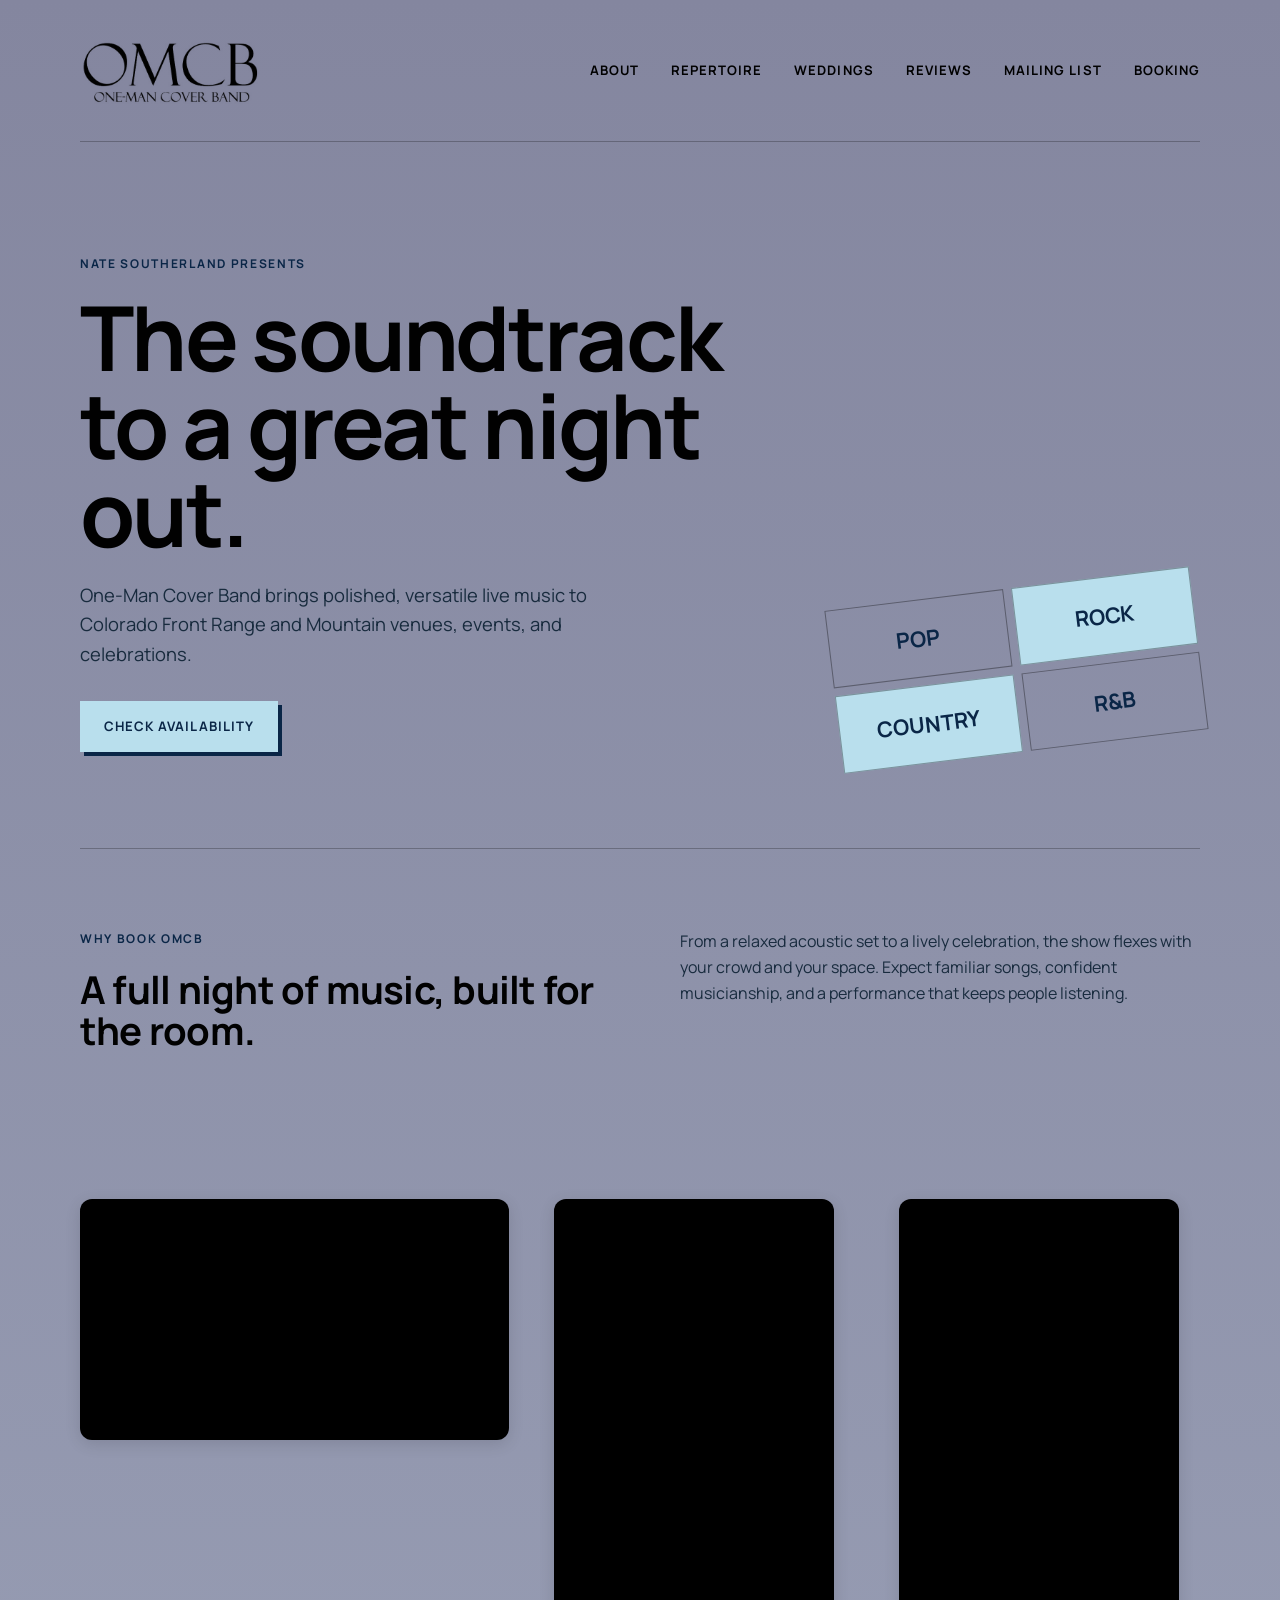
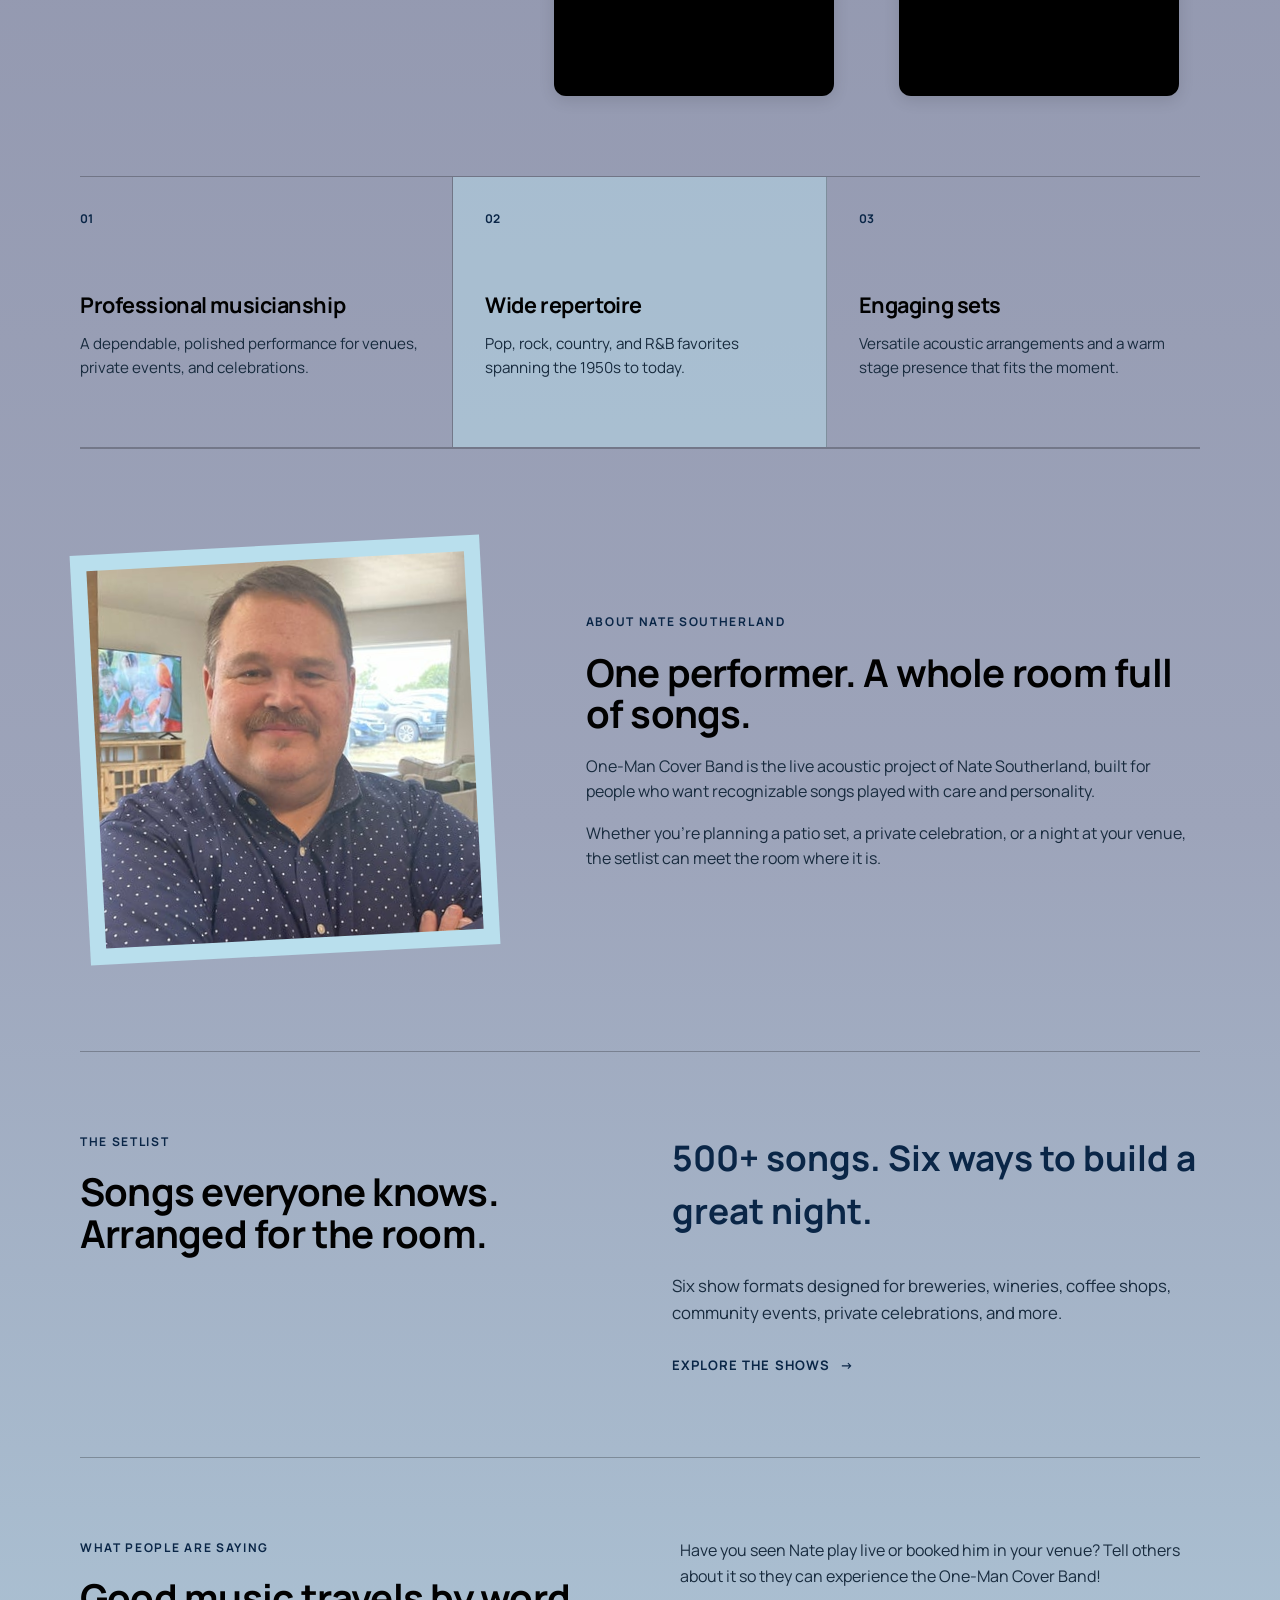
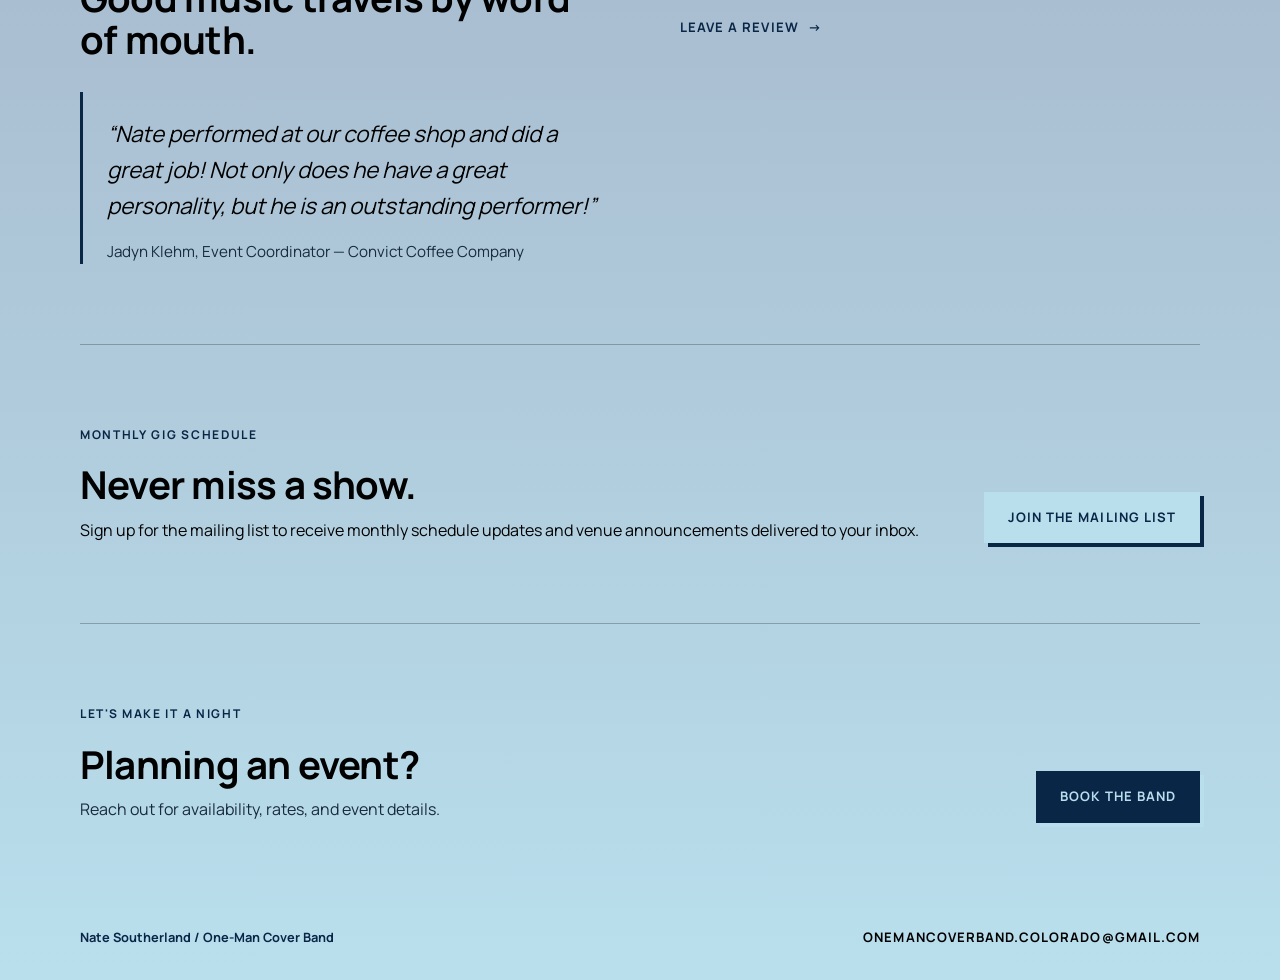
<file: index.html>
<!doctype html>
<html lang="en">
  <head>
    <meta charset="UTF-8" />
    <meta name="viewport" content="width=device-width, initial-scale=1.0" />
    <title>One-Man Cover Band by Nate Southerland | Live Acoustic Entertainment</title>
    <meta
      name="description"
      content="Live acoustic entertainment for Colorado Front Range and Mountain venues, events, and celebrations. Pop, Rock, Country & R&B favorites from the 1950s to today."
    />
    <link rel="stylesheet" href="styles.css" />
  </head>
  <body>
    <header class="site-header">
      <a class="brand" href="#top" aria-label="One-Man Cover Band home">
        <img src="images/27ff8b9e-2ac5-4653-9637-db27f8d497c1_OMCB-Logo---Black-on-White.jpeg" alt="OMCB One-Man Cover Band" />
      </a>
      <nav class="site-nav" aria-label="Main navigation">
        <a href="#about">About</a>
        <a href="repertoire.html">Repertoire</a>
        <a href="weddings.html">Weddings</a>
        <a href="#reviews">Reviews</a>
        <a href="#newsletter">Mailing List</a>
        <a href="#booking">Booking</a>
      </nav>
    </header>

    <main id="top">
      <section class="hero page-width" aria-labelledby="business-name">
        <div class="hero-copy">
          <span class="eyebrow">Nate Southerland presents</span>
          <h1 id="business-name">The soundtrack to a great night out.</h1>
          <p class="hero-lead">
            One-Man Cover Band brings polished, versatile live music to Colorado Front Range and Mountain venues, events, and celebrations.
          </p>
          <a class="button" href="#booking">Check availability</a>
        </div>
        <div class="hero-mark" aria-hidden="true">
          <span>Pop</span>
          <span>Rock</span>
          <span>Country</span>
          <span>R&amp;B</span>
        </div>
      </section>

      <section class="intro page-width" aria-labelledby="why-book">
        <div class="section-heading">
          <span class="eyebrow">Why book OMCB</span>
          <h2 id="why-book">A full night of music, built for the room.</h2>
        </div>
        <div class="intro-text">
          <p>From a relaxed acoustic set to a lively celebration, the show flexes with your crowd and your space. Expect familiar songs, confident musicianship, and a performance that keeps people listening.</p>
        </div>
        <div class="video-grid">
          <div class="video-wrapper aspect-16-9">
            <iframe
              src="https://www.youtube.com/embed/pUHqDldFLWQ"
              title="One-Man Cover Band Live Performance"
              allow="accelerometer; autoplay; clipboard-write; encrypted-media; gyroscope; picture-in-picture; web-share"
              allowfullscreen>
            </iframe>
          </div>
          <div class="video-wrapper aspect-9-16">
            <iframe
              src="https://www.youtube.com/embed/YSohmT1W28w"
              title="One-Man Cover Band Performance Highlight"
              allow="accelerometer; autoplay; clipboard-write; encrypted-media; gyroscope; picture-in-picture; web-share"
              allowfullscreen>
            </iframe>
          </div>
          <div class="video-wrapper aspect-9-16">
            <iframe
              src="https://www.youtube.com/embed/YYf2eziygrs"
              title="One-Man Cover Band Performance Highlight"
              allow="accelerometer; autoplay; clipboard-write; encrypted-media; gyroscope; picture-in-picture; web-share"
              allowfullscreen>
            </iframe>
          </div>
        </div>
      </section>

      <section class="features page-width" aria-label="Performance highlights">
        <article class="feature">
          <span class="feature-number">01</span>
          <h2>Professional musicianship</h2>
          <p>A dependable, polished performance for venues, private events, and celebrations.</p>
        </article>
        <article class="feature feature-accent">
          <span class="feature-number">02</span>
          <h2>Wide repertoire</h2>
          <p>Pop, rock, country, and R&amp;B favorites spanning the 1950s to today.</p>
        </article>
        <article class="feature">
          <span class="feature-number">03</span>
          <h2>Engaging sets</h2>
          <p>Versatile acoustic arrangements and a warm stage presence that fits the moment.</p>
        </article>
      </section>

      <section class="about page-width" id="about" aria-labelledby="about-heading">
        <div class="about-image-wrap">
          <img class="about-image" src="images/f93cc359-b70d-4114-ba22-eb83776fed4e_headshot.jpeg" alt="One-Man Cover Band performer" />
        </div>
        <div class="about-copy">
          <span class="eyebrow">About Nate Southerland</span>
          <h2 id="about-heading">One performer. A whole room full of songs.</h2>
          <p>One-Man Cover Band is the live acoustic project of Nate Southerland, built for people who want recognizable songs played with care and personality.</p>
          <p>Whether you're planning a patio set, a private celebration, or a night at your venue, the setlist can meet the room where it is.</p>
        </div>
      </section>

      <section class="repertoire page-width" id="repertoire" aria-labelledby="repertoire-heading">
        <div>
          <span class="eyebrow">The setlist</span>
          <h2 id="repertoire-heading">Songs everyone knows. Arranged for the room.</h2>
        </div>
        <div>
          <p class="genre-list">500+ songs. Six ways to build a great night.</p>
          <p class="repertoire-blurb">Six show formats designed for breweries, wineries, coffee shops, community events, private celebrations, and more.</p>
          <a class="text-link" href="repertoire.html">Explore the shows <span aria-hidden="true">&rarr;</span></a>
        </div>
      </section>

      <section class="reviews page-width" id="reviews" aria-labelledby="reviews-heading">
        <div class="reviews-left">
          <div class="reviews-heading">
            <span class="eyebrow">What people are saying</span>
            <h2 id="reviews-heading">Good music travels by word of mouth.</h2>
          </div>
          <blockquote class="review-quote">
            <p>&ldquo;Nate performed at our coffee shop and did a great job! Not only does he have a great personality, but he is an outstanding performer!&rdquo;</p>
            <footer>Jadyn Klehm, Event Coordinator &mdash; Convict Coffee Company</footer>
          </blockquote>
        </div>
        <div class="reviews-panel">
          <p class="reviews-cta">Have you seen Nate play live or booked him in your venue? Tell others about it so they can experience the One-Man Cover Band!</p>
          <a class="text-link" href="https://forms.gle/ts5rkeKdefSfjmmKA">Leave a review <span aria-hidden="true">&rarr;</span></a>
        </div>
      </section>

      <section class="newsletter page-width" id="newsletter" aria-labelledby="newsletter-heading">
        <div>
          <span class="eyebrow">Monthly gig schedule</span>
          <h2 id="newsletter-heading">Never miss a show.</h2>
          <p>Sign up for the mailing list to receive monthly schedule updates and venue announcements delivered to your inbox.</p>
        </div>
        <a class="button" href="https://forms.gle/PZt1CqqnLcx9W39o7">Join the mailing list</a>
      </section>

      <section class="booking page-width" id="booking" aria-labelledby="booking-heading">
        <div>
          <span class="eyebrow">Let's make it a night</span>
          <h2 id="booking-heading">Planning an event?</h2>
          <p>Reach out for availability, rates, and event details.</p>
        </div>
        <a class="button button-dark" href="https://forms.gle/5F3K3v8EBB8FrXPb7">Book the band</a>
      </section>
    </main>

    <footer class="site-footer page-width">
      <span>Nate Southerland / One-Man Cover Band</span>
      <a href="mailto:onemancoverband.colorado@gmail.com">onemancoverband.colorado@gmail.com</a>
    </footer>
  </body>
</html>
</file>
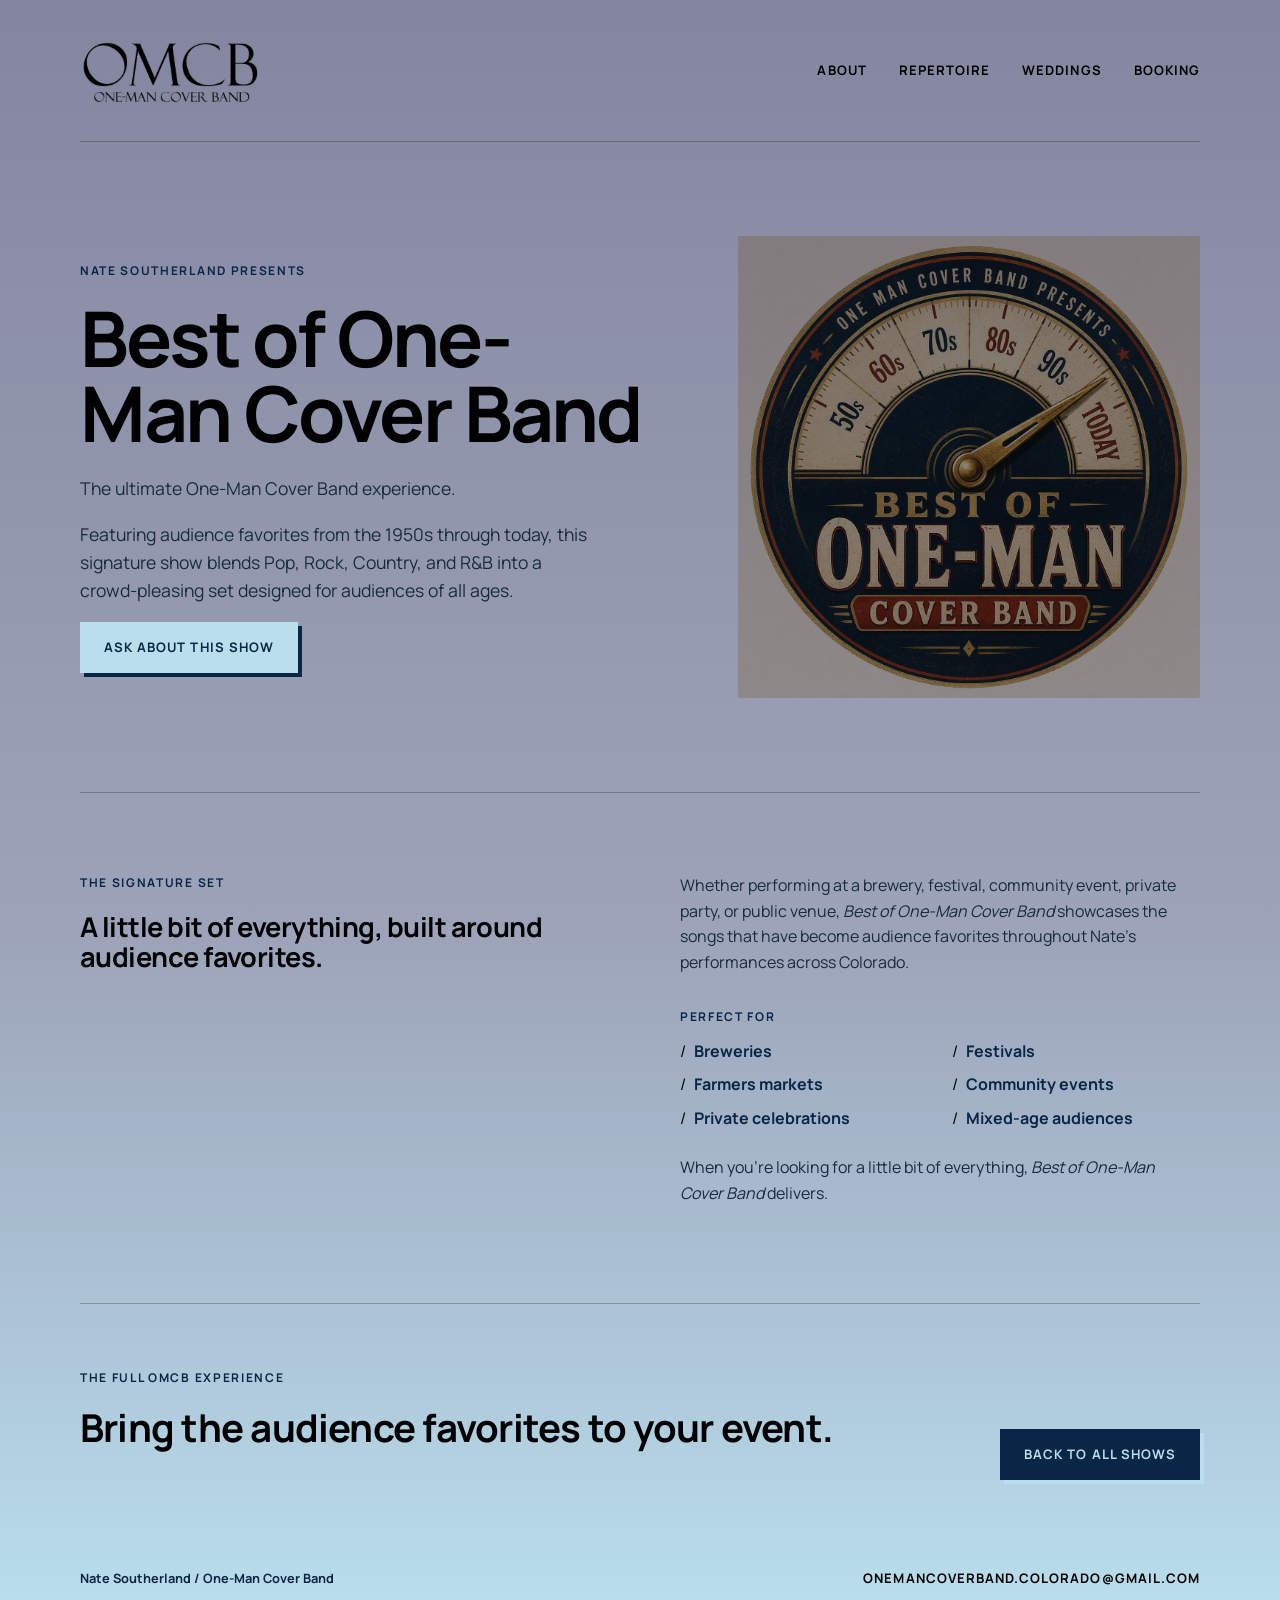
<file: best-of-one-man-cover-band.html>
<!doctype html>
<html lang="en">
  <head>
    <meta charset="UTF-8" />
    <meta name="viewport" content="width=device-width, initial-scale=1.0" />
    <title>Best of One-Man Cover Band | Nate Southerland</title>
    <meta name="description" content="Best of One-Man Cover Band is Nate Southerland's signature all-eras show, blending audience favorites from the 1950s through today." />
    <link rel="stylesheet" href="styles.css" />
  </head>
  <body class="show-page">
    <header class="site-header">
      <a class="brand" href="index.html" aria-label="One-Man Cover Band home"><img src="images/27ff8b9e-2ac5-4653-9637-db27f8d497c1_OMCB-Logo---Black-on-White.jpeg" alt="OMCB One-Man Cover Band" /></a>
      <nav class="site-nav" aria-label="Main navigation"><a href="index.html#about">About</a><a href="repertoire.html" aria-current="page">Repertoire</a><a href="weddings.html">Weddings</a><a href="index.html#booking">Booking</a></nav>
    </header>
    <main>
      <section class="show-hero page-width" aria-labelledby="show-title">
        <div class="show-hero-copy"><span class="eyebrow">Nate Southerland presents</span><h1 id="show-title">Best of One-Man Cover Band</h1><p>The ultimate One-Man Cover Band experience.</p><p>Featuring audience favorites from the 1950s through today, this signature show blends Pop, Rock, Country, and R&amp;B into a crowd-pleasing set designed for audiences of all ages.</p><a class="button" href="https://forms.gle/3uvpyEs3WBUSKDXd7">Ask about this show</a></div>
        <img class="show-hero-logo best-of-hero-logo" src="images/OMCB - Best Of.png" alt="Best of One-Man Cover Band logo" />
      </section>
      <section class="show-details page-width"><div><span class="eyebrow">The signature set</span><h2>A little bit of everything, built around audience favorites.</h2></div><div><p>Whether performing at a brewery, festival, community event, private party, or public venue, <em>Best of One-Man Cover Band</em> showcases the songs that have become audience favorites throughout Nate's performances across Colorado.</p><h3>Perfect for</h3><ul class="audience-list"><li>Breweries</li><li>Festivals</li><li>Farmers markets</li><li>Community events</li><li>Private celebrations</li><li>Mixed-age audiences</li></ul><p>When you're looking for a little bit of everything, <em>Best of One-Man Cover Band</em> delivers.</p></div></section>
      <section class="show-cta page-width"><div><span class="eyebrow">The full OMCB experience</span><h2>Bring the audience favorites to your event.</h2></div><a class="button button-dark" href="repertoire.html">Back to all shows</a></section>
    </main>
    <footer class="site-footer page-width"><span>Nate Southerland / One-Man Cover Band</span><a href="mailto:onemancoverband.colorado@gmail.com">onemancoverband.colorado@gmail.com</a></footer>
  </body>
</html>
</file>
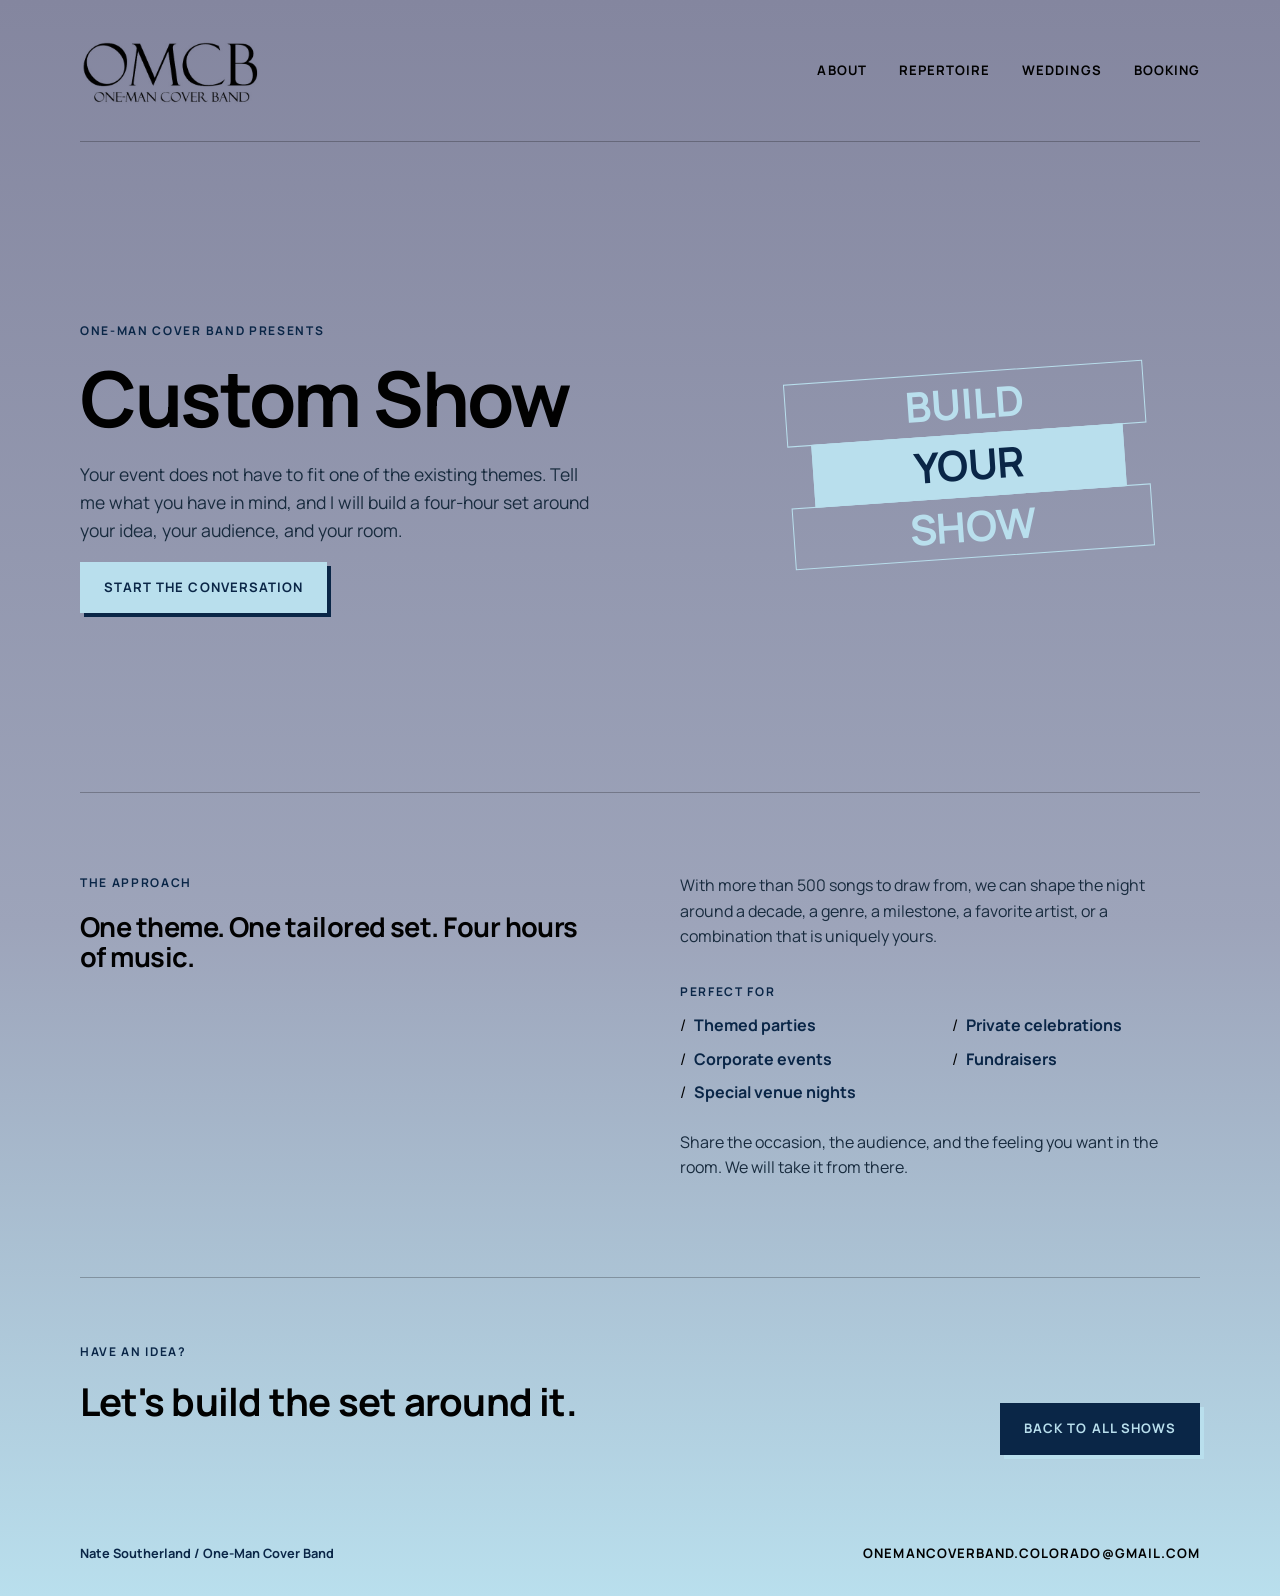
<file: custom-show.html>
<!doctype html>
<html lang="en">
  <head>
    <meta charset="UTF-8" />
    <meta name="viewport" content="width=device-width, initial-scale=1.0" />
    <title>Custom Show | Nate Southerland / One-Man Cover Band</title>
    <meta name="description" content="Request a custom four-hour set built around your event, audience, idea, or theme from the One-Man Cover Band repertoire." />
    <link rel="stylesheet" href="styles.css" />
  </head>
  <body class="show-page">
    <header class="site-header">
      <a class="brand" href="index.html" aria-label="One-Man Cover Band home"><img src="images/27ff8b9e-2ac5-4653-9637-db27f8d497c1_OMCB-Logo---Black-on-White.jpeg" alt="OMCB One-Man Cover Band" /></a>
      <nav class="site-nav" aria-label="Main navigation"><a href="index.html#about">About</a><a href="repertoire.html" aria-current="page">Repertoire</a><a href="weddings.html">Weddings</a><a href="index.html#booking">Booking</a></nav>
    </header>
    <main>
      <section class="show-hero page-width" aria-labelledby="show-title">
        <div class="show-hero-copy"><span class="eyebrow">One-Man Cover Band presents</span><h1 id="show-title">Custom Show</h1><p>Your event does not have to fit one of the existing themes. Tell me what you have in mind, and I will build a four-hour set around your idea, your audience, and your room.</p><a class="button" href="https://forms.gle/3uvpyEs3WBUSKDXd7">Start the conversation</a></div>
        <div class="custom-show-mark" aria-hidden="true"><span>Build</span><span>Your</span><span>Show</span></div>
      </section>
      <section class="show-details page-width"><div><span class="eyebrow">The approach</span><h2>One theme. One tailored set. Four hours of music.</h2></div><div><p>With more than 500 songs to draw from, we can shape the night around a decade, a genre, a milestone, a favorite artist, or a combination that is uniquely yours.</p><h3>Perfect for</h3><ul class="audience-list"><li>Themed parties</li><li>Private celebrations</li><li>Corporate events</li><li>Fundraisers</li><li>Special venue nights</li></ul><p>Share the occasion, the audience, and the feeling you want in the room. We will take it from there.</p></div></section>
      <section class="show-cta page-width"><div><span class="eyebrow">Have an idea?</span><h2>Let's build the set around it.</h2></div><a class="button button-dark" href="repertoire.html">Back to all shows</a></section>
    </main>
    <footer class="site-footer page-width"><span>Nate Southerland / One-Man Cover Band</span><a href="mailto:onemancoverband.colorado@gmail.com">onemancoverband.colorado@gmail.com</a></footer>
  </body>
</html>
</file>
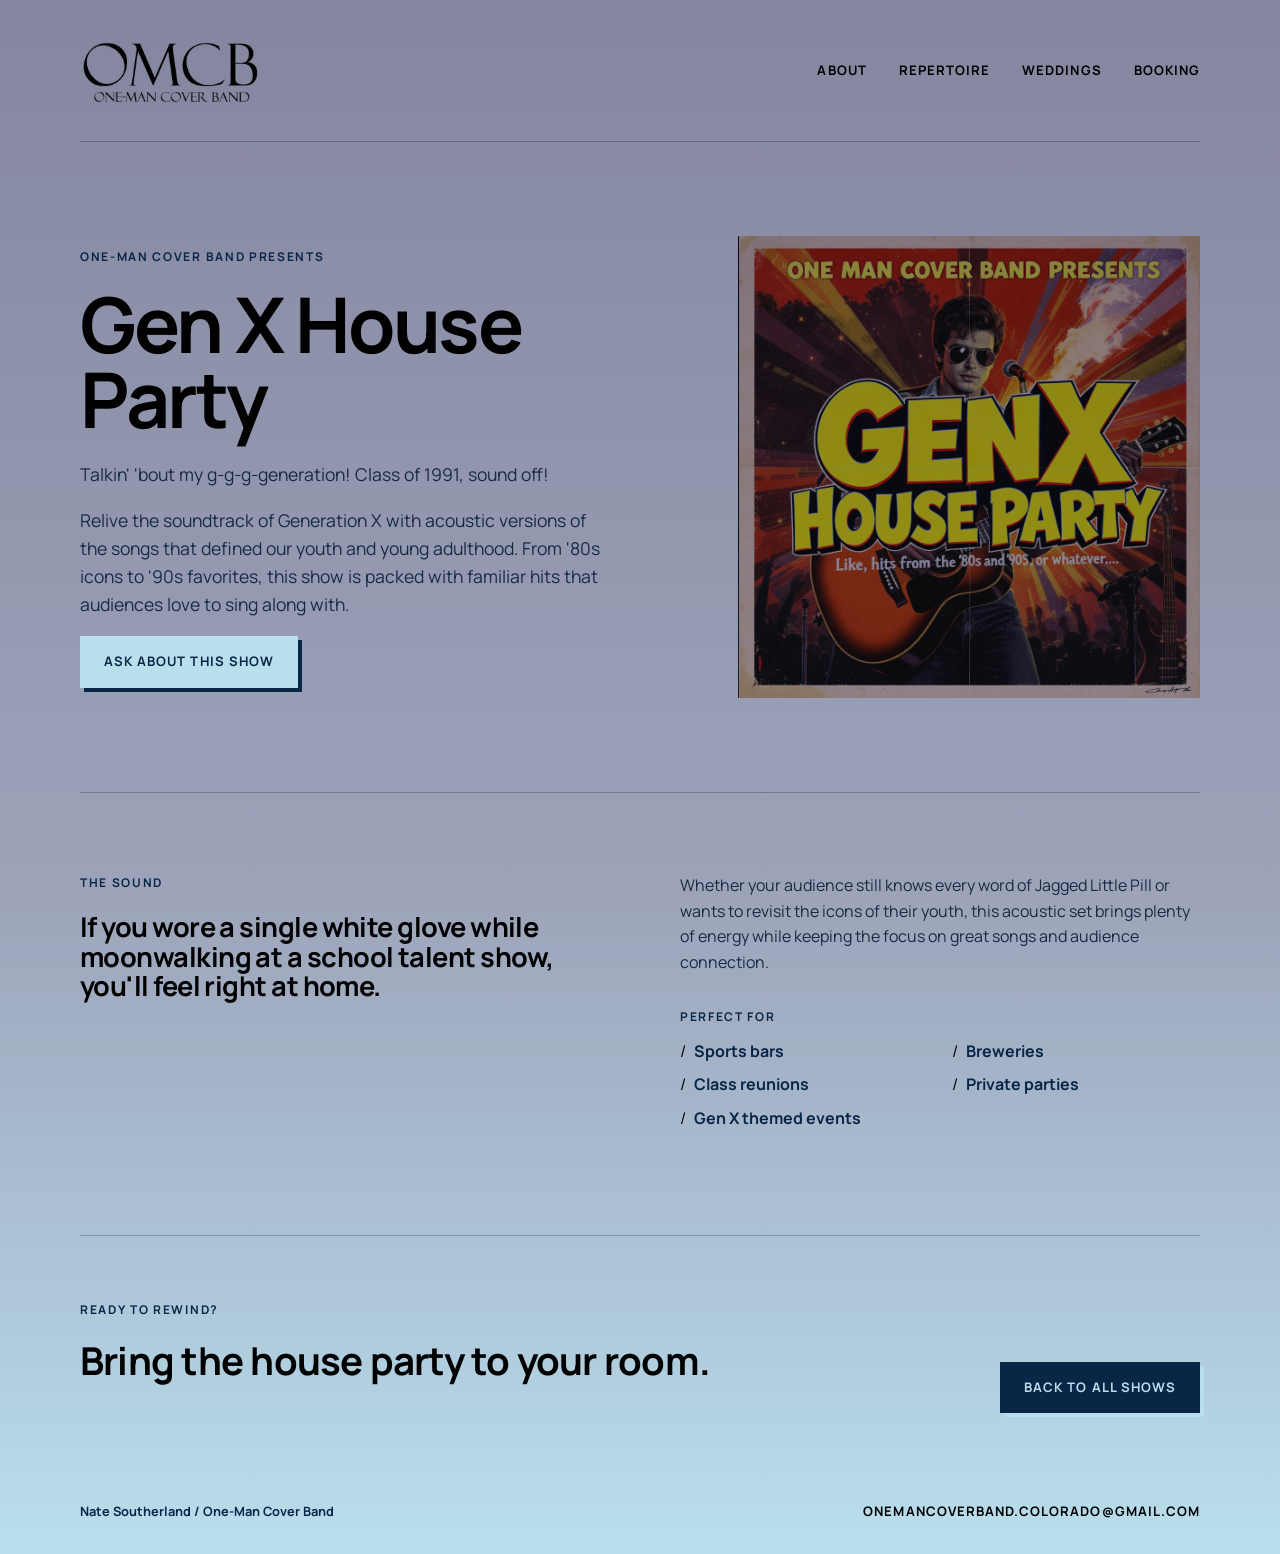
<file: gen-x-house-party.html>
<!doctype html>
<html lang="en">
  <head>
    <meta charset="UTF-8" />
    <meta name="viewport" content="width=device-width, initial-scale=1.0" />
    <title>Gen X House Party | Nate Southerland / One-Man Cover Band</title>
    <meta name="description" content="Gen X House Party is a four-hour themed show of One-Man Cover Band hits from the '80s and '90s." />
    <link rel="stylesheet" href="styles.css" />
  </head>
  <body class="show-page">
    <header class="site-header">
      <a class="brand" href="index.html" aria-label="One-Man Cover Band home"><img src="images/27ff8b9e-2ac5-4653-9637-db27f8d497c1_OMCB-Logo---Black-on-White.jpeg" alt="OMCB One-Man Cover Band" /></a>
      <nav class="site-nav" aria-label="Main navigation"><a href="index.html#about">About</a><a href="repertoire.html" aria-current="page">Repertoire</a><a href="weddings.html">Weddings</a><a href="index.html#booking">Booking</a></nav>
    </header>
    <main>
      <section class="show-hero page-width" aria-labelledby="show-title">
        <div class="show-hero-copy"><span class="eyebrow">One-Man Cover Band presents</span><h1 id="show-title">Gen X House Party</h1><p>Talkin' 'bout my g-g-g-generation! Class of 1991, sound off!</p><p>Relive the soundtrack of Generation X with acoustic versions of the songs that defined our youth and young adulthood. From '80s icons to '90s favorites, this show is packed with familiar hits that audiences love to sing along with.</p><a class="button" href="https://forms.gle/3uvpyEs3WBUSKDXd7">Ask about this show</a></div>
        <img class="show-hero-logo" src="images/OMCB - GenX House Party.png" alt="Gen X House Party logo" />
      </section>
      <section class="show-details page-width"><div><span class="eyebrow">The sound</span><h2>If you wore a single white glove while moonwalking at a school talent show, you'll feel right at home.</h2></div><div><p>Whether your audience still knows every word of Jagged Little Pill or wants to revisit the icons of their youth, this acoustic set brings plenty of energy while keeping the focus on great songs and audience connection.</p><h3>Perfect for</h3><ul class="audience-list"><li>Sports bars</li><li>Breweries</li><li>Class reunions</li><li>Private parties</li><li>Gen X themed events</li></ul></div></section>
      <section class="show-cta page-width"><div><span class="eyebrow">Ready to rewind?</span><h2>Bring the house party to your room.</h2></div><a class="button button-dark" href="repertoire.html">Back to all shows</a></section>
    </main>
    <footer class="site-footer page-width"><span>Nate Southerland / One-Man Cover Band</span><a href="mailto:onemancoverband.colorado@gmail.com">onemancoverband.colorado@gmail.com</a></footer>
  </body>
</html>
</file>
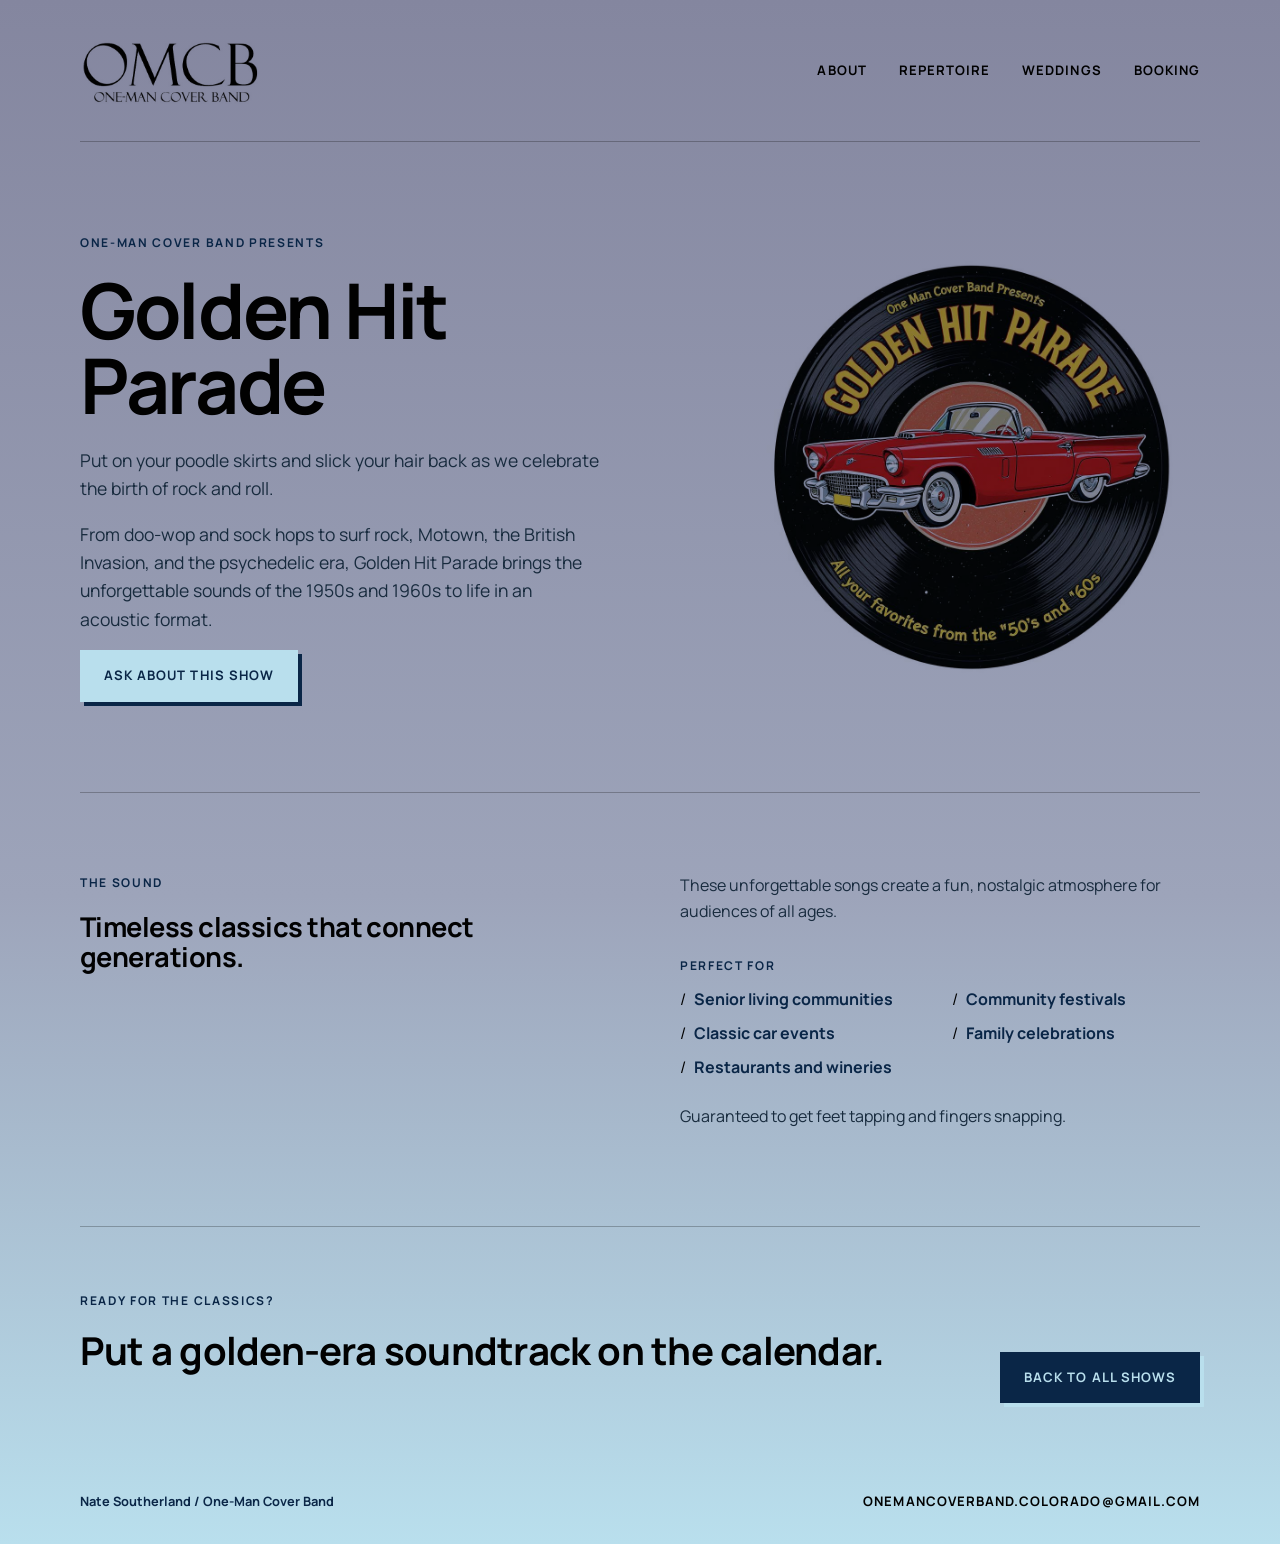
<file: golden-hit-parade.html>
<!doctype html>
<html lang="en">
  <head>
    <meta charset="UTF-8" />
    <meta name="viewport" content="width=device-width, initial-scale=1.0" />
    <title>Golden Hit Parade | Nate Southerland / One-Man Cover Band</title>
    <meta name="description" content="Golden Hit Parade is a four-hour themed show of One-Man Cover Band favorites from the '50s and '60s." />
    <link rel="stylesheet" href="styles.css" />
  </head>
  <body class="show-page">
    <header class="site-header">
      <a class="brand" href="index.html" aria-label="One-Man Cover Band home"><img src="images/27ff8b9e-2ac5-4653-9637-db27f8d497c1_OMCB-Logo---Black-on-White.jpeg" alt="OMCB One-Man Cover Band" /></a>
      <nav class="site-nav" aria-label="Main navigation"><a href="index.html#about">About</a><a href="repertoire.html" aria-current="page">Repertoire</a><a href="weddings.html">Weddings</a><a href="index.html#booking">Booking</a></nav>
    </header>
    <main>
      <section class="show-hero page-width" aria-labelledby="show-title">
        <div class="show-hero-copy"><span class="eyebrow">One-Man Cover Band presents</span><h1 id="show-title">Golden Hit Parade</h1><p>Put on your poodle skirts and slick your hair back as we celebrate the birth of rock and roll.</p><p>From doo-wop and sock hops to surf rock, Motown, the British Invasion, and the psychedelic era, Golden Hit Parade brings the unforgettable sounds of the 1950s and 1960s to life in an acoustic format.</p><a class="button" href="https://forms.gle/3uvpyEs3WBUSKDXd7">Ask about this show</a></div>
        <img class="show-hero-logo" src="images/OMCB - Golden Hit Parade.png" alt="Golden Hit Parade logo" />
      </section>
      <section class="show-details page-width"><div><span class="eyebrow">The sound</span><h2>Timeless classics that connect generations.</h2></div><div><p>These unforgettable songs create a fun, nostalgic atmosphere for audiences of all ages.</p><h3>Perfect for</h3><ul class="audience-list"><li>Senior living communities</li><li>Community festivals</li><li>Classic car events</li><li>Family celebrations</li><li>Restaurants and wineries</li></ul><p>Guaranteed to get feet tapping and fingers snapping.</p></div></section>
      <section class="show-cta page-width"><div><span class="eyebrow">Ready for the classics?</span><h2>Put a golden-era soundtrack on the calendar.</h2></div><a class="button button-dark" href="repertoire.html">Back to all shows</a></section>
    </main>
    <footer class="site-footer page-width"><span>Nate Southerland / One-Man Cover Band</span><a href="mailto:onemancoverband.colorado@gmail.com">onemancoverband.colorado@gmail.com</a></footer>
  </body>
</html>
</file>
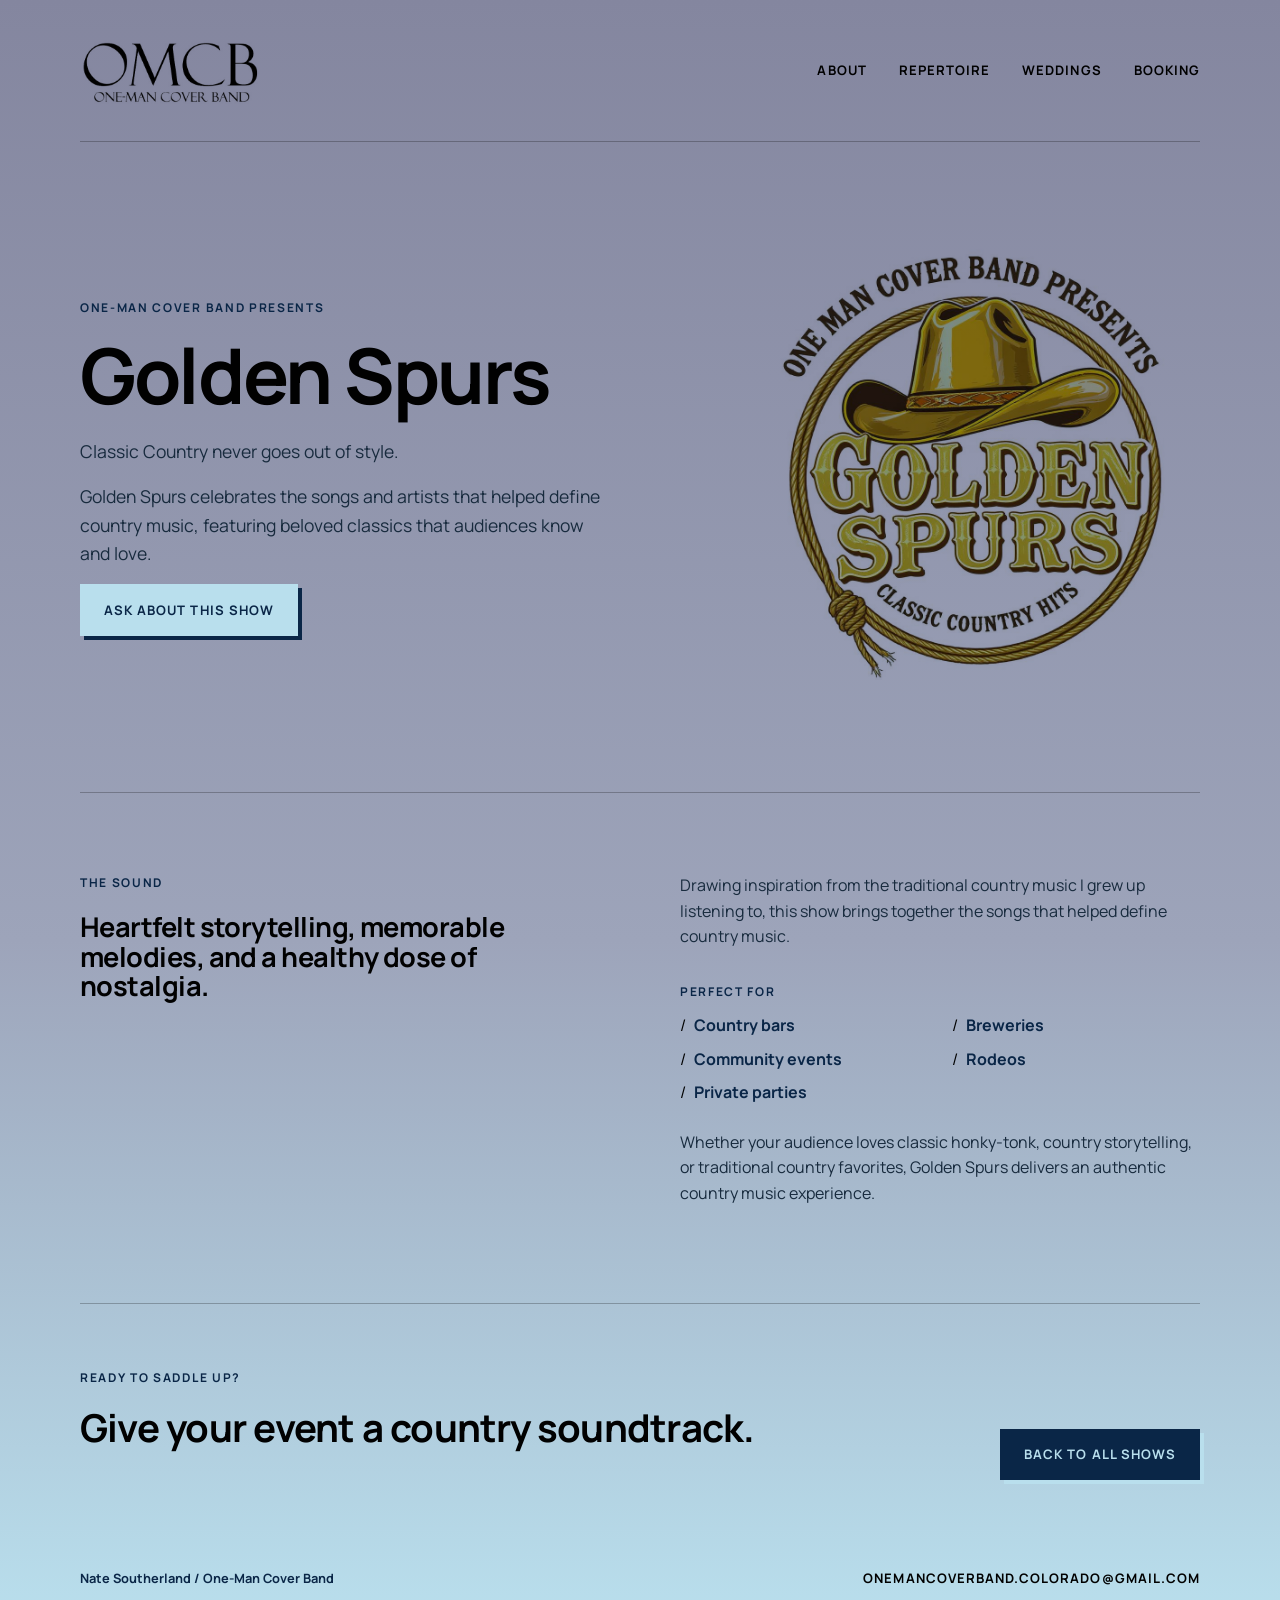
<file: golden-spurs.html>
<!doctype html>
<html lang="en">
  <head>
    <meta charset="UTF-8" />
    <meta name="viewport" content="width=device-width, initial-scale=1.0" />
    <title>Golden Spurs | Nate Southerland / One-Man Cover Band</title>
    <meta name="description" content="Golden Spurs is a four-hour themed show of classic country hits from One-Man Cover Band." />
    <link rel="stylesheet" href="styles.css" />
  </head>
  <body class="show-page">
    <header class="site-header">
      <a class="brand" href="index.html" aria-label="One-Man Cover Band home"><img src="images/27ff8b9e-2ac5-4653-9637-db27f8d497c1_OMCB-Logo---Black-on-White.jpeg" alt="OMCB One-Man Cover Band" /></a>
      <nav class="site-nav" aria-label="Main navigation"><a href="index.html#about">About</a><a href="repertoire.html" aria-current="page">Repertoire</a><a href="weddings.html">Weddings</a><a href="index.html#booking">Booking</a></nav>
    </header>
    <main>
      <section class="show-hero page-width" aria-labelledby="show-title">
        <div class="show-hero-copy"><span class="eyebrow">One-Man Cover Band presents</span><h1 id="show-title">Golden Spurs</h1><p>Classic Country never goes out of style.</p><p>Golden Spurs celebrates the songs and artists that helped define country music, featuring beloved classics that audiences know and love.</p><a class="button" href="https://forms.gle/3uvpyEs3WBUSKDXd7">Ask about this show</a></div>
        <img class="show-hero-logo" src="images/OMCB - Golden Spurs.png" alt="Golden Spurs logo" />
      </section>
      <section class="show-details page-width"><div><span class="eyebrow">The sound</span><h2>Heartfelt storytelling, memorable melodies, and a healthy dose of nostalgia.</h2></div><div><p>Drawing inspiration from the traditional country music I grew up listening to, this show brings together the songs that helped define country music.</p><h3>Perfect for</h3><ul class="audience-list"><li>Country bars</li><li>Breweries</li><li>Community events</li><li>Rodeos</li><li>Private parties</li></ul><p>Whether your audience loves classic honky-tonk, country storytelling, or traditional country favorites, Golden Spurs delivers an authentic country music experience.</p></div></section>
      <section class="show-cta page-width"><div><span class="eyebrow">Ready to saddle up?</span><h2>Give your event a country soundtrack.</h2></div><a class="button button-dark" href="repertoire.html">Back to all shows</a></section>
    </main>
    <footer class="site-footer page-width"><span>Nate Southerland / One-Man Cover Band</span><a href="mailto:onemancoverband.colorado@gmail.com">onemancoverband.colorado@gmail.com</a></footer>
  </body>
</html>
</file>
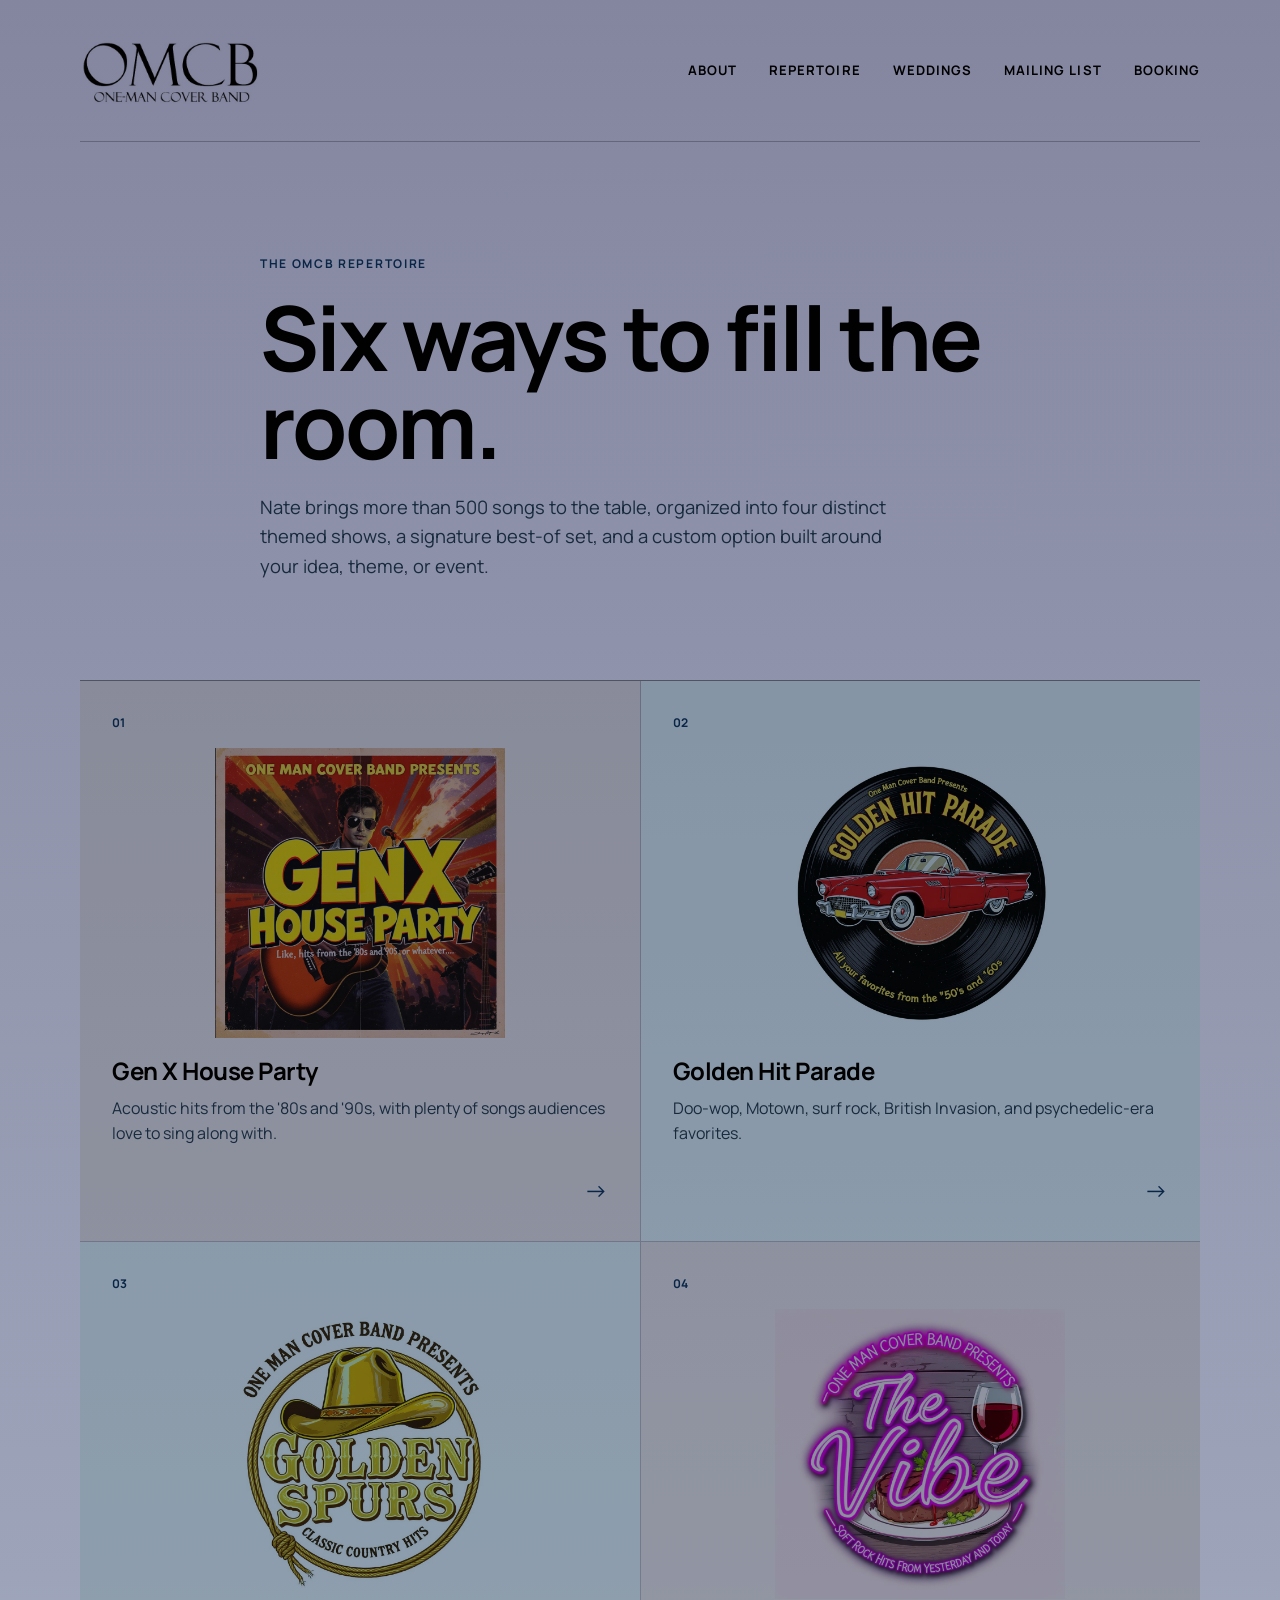
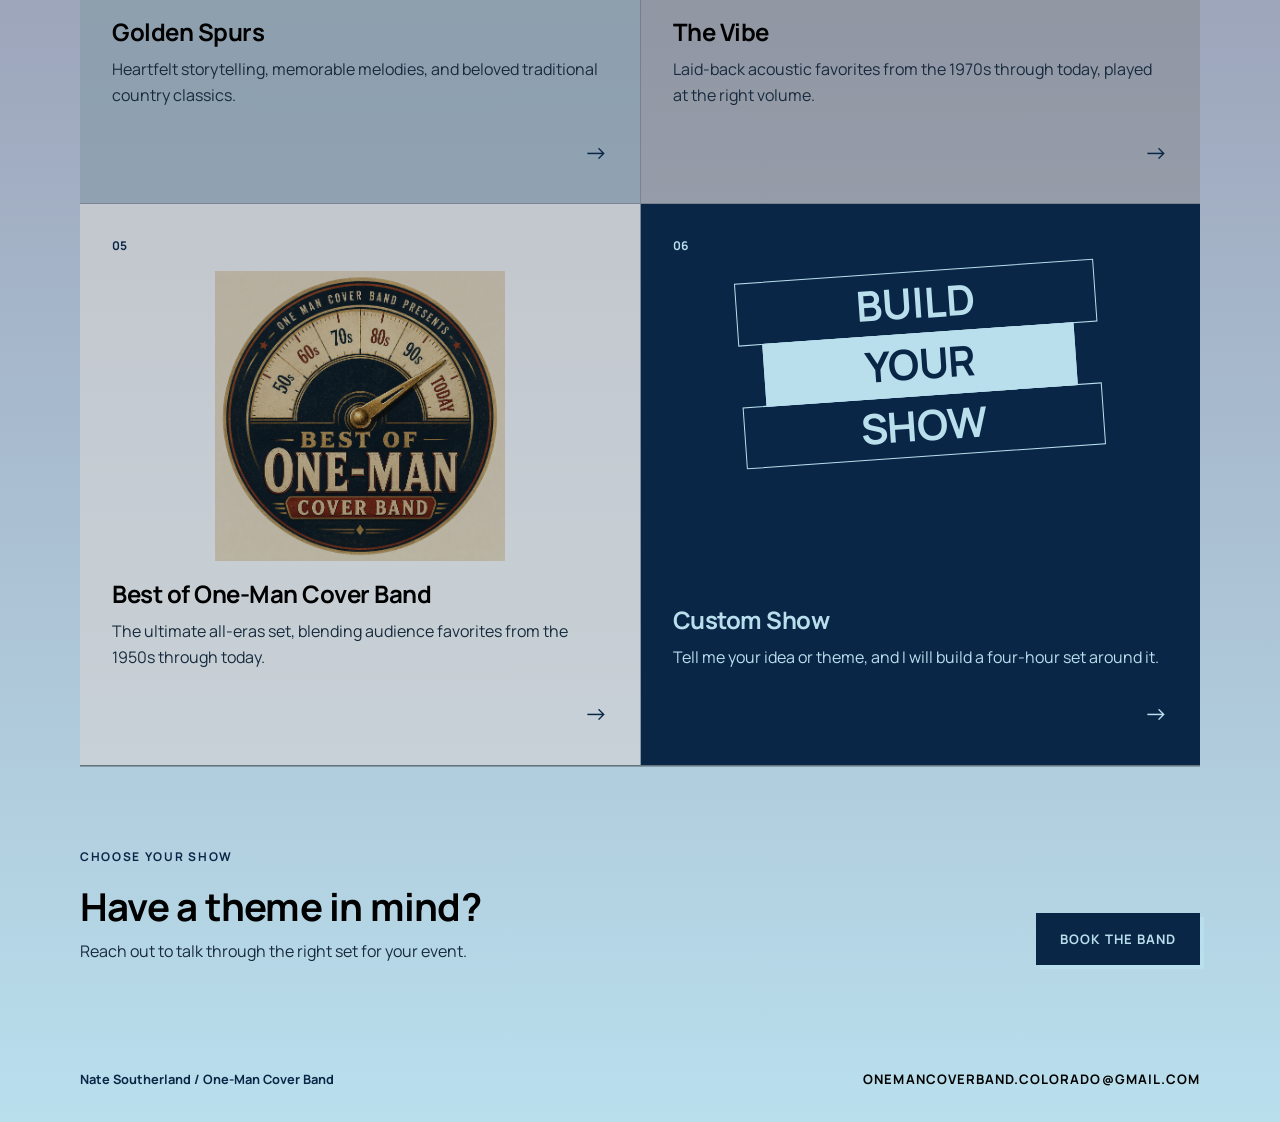
<file: repertoire.html>
<!doctype html>
<html lang="en">
  <head>
    <meta charset="UTF-8" />
    <meta name="viewport" content="width=device-width, initial-scale=1.0" />
    <title>Repertoire | One-Man Cover Band</title>
    <meta name="description" content="Explore four themed four-hour shows or request a custom set from the 500+ song repertoire of One-Man Cover Band." />
    <link rel="stylesheet" href="styles.css" />
  </head>
  <body>
    <header class="site-header">
      <a class="brand" href="index.html" aria-label="One-Man Cover Band home">
        <img src="images/27ff8b9e-2ac5-4653-9637-db27f8d497c1_OMCB-Logo---Black-on-White.jpeg" alt="OMCB One-Man Cover Band" />
      </a>
      <nav class="site-nav" aria-label="Main navigation">
        <a href="index.html#about">About</a>
        <a href="repertoire.html" aria-current="page">Repertoire</a>
        <a href="weddings.html">Weddings</a>
        <a href="index.html#newsletter">Mailing List</a>
        <a href="index.html#booking">Booking</a>
      </nav>
    </header>

    <main>
      <section class="collection-hero page-width" aria-labelledby="page-title">
        <span class="eyebrow">The OMCB repertoire</span>
        <h1 id="page-title">Six ways to fill the room.</h1>
        <p>Nate brings more than 500 songs to the table, organized into four distinct themed shows, a signature best-of set, and a custom option built around your idea, theme, or event.</p>
      </section>

      <section class="show-grid page-width" aria-label="Themed shows">
        <a class="show-card" href="gen-x-house-party.html">
          <span class="show-card-number">01</span>
          <img class="show-card-logo" src="images/OMCB - GenX House Party.png" alt="Gen X House Party logo" />
          <h2>Gen X House Party</h2>
          <p>Acoustic hits from the '80s and '90s, with plenty of songs audiences love to sing along with.</p>
          <span class="show-card-arrow" aria-hidden="true">&rarr;</span>
        </a>
        <a class="show-card" href="golden-hit-parade.html">
          <span class="show-card-number">02</span>
          <img class="show-card-logo" src="images/OMCB - Golden Hit Parade.png" alt="Golden Hit Parade logo" />
          <h2>Golden Hit Parade</h2>
          <p>Doo-wop, Motown, surf rock, British Invasion, and psychedelic-era favorites.</p>
          <span class="show-card-arrow" aria-hidden="true">&rarr;</span>
        </a>
        <a class="show-card" href="golden-spurs.html">
          <span class="show-card-number">03</span>
          <img class="show-card-logo" src="images/OMCB - Golden Spurs.png" alt="Golden Spurs logo" />
          <h2>Golden Spurs</h2>
          <p>Heartfelt storytelling, memorable melodies, and beloved traditional country classics.</p>
          <span class="show-card-arrow" aria-hidden="true">&rarr;</span>
        </a>
        <a class="show-card" href="the-vibe.html">
          <span class="show-card-number">04</span>
          <img class="show-card-logo" src="images/OMCB - The Vibe.png" alt="The Vibe logo" />
          <h2>The Vibe</h2>
          <p>Laid-back acoustic favorites from the 1970s through today, played at the right volume.</p>
          <span class="show-card-arrow" aria-hidden="true">&rarr;</span>
        </a>
        <a class="show-card best-of-show-card" href="best-of-one-man-cover-band.html">
          <span class="show-card-number">05</span>
          <img class="show-card-logo best-of-show-logo" src="images/OMCB - Best Of.png" alt="Best of One-Man Cover Band logo" />
          <h2>Best of One-Man Cover Band</h2>
          <p>The ultimate all-eras set, blending audience favorites from the 1950s through today.</p>
          <span class="show-card-arrow" aria-hidden="true">&rarr;</span>
        </a>
        <a class="show-card custom-show-card" href="custom-show.html">
          <span class="show-card-number">06</span>
          <span class="custom-show-mark" aria-hidden="true"><span>Build</span><span>Your</span><span>Show</span></span>
          <h2>Custom Show</h2>
          <p>Tell me your idea or theme, and I will build a four-hour set around it.</p>
          <span class="show-card-arrow" aria-hidden="true">&rarr;</span>
        </a>
      </section>

      <section class="booking page-width" aria-labelledby="booking-heading">
        <div>
          <span class="eyebrow">Choose your show</span>
          <h2 id="booking-heading">Have a theme in mind?</h2>
          <p>Reach out to talk through the right set for your event.</p>
        </div>
        <a class="button button-dark" href="https://forms.gle/5F3K3v8EBB8FrXPb7">Book the band</a>
      </section>
    </main>

    <footer class="site-footer page-width">
      <span>Nate Southerland / One-Man Cover Band</span>
      <a href="mailto:onemancoverband.colorado@gmail.com">onemancoverband.colorado@gmail.com</a>
    </footer>
  </body>
</html>
</file>
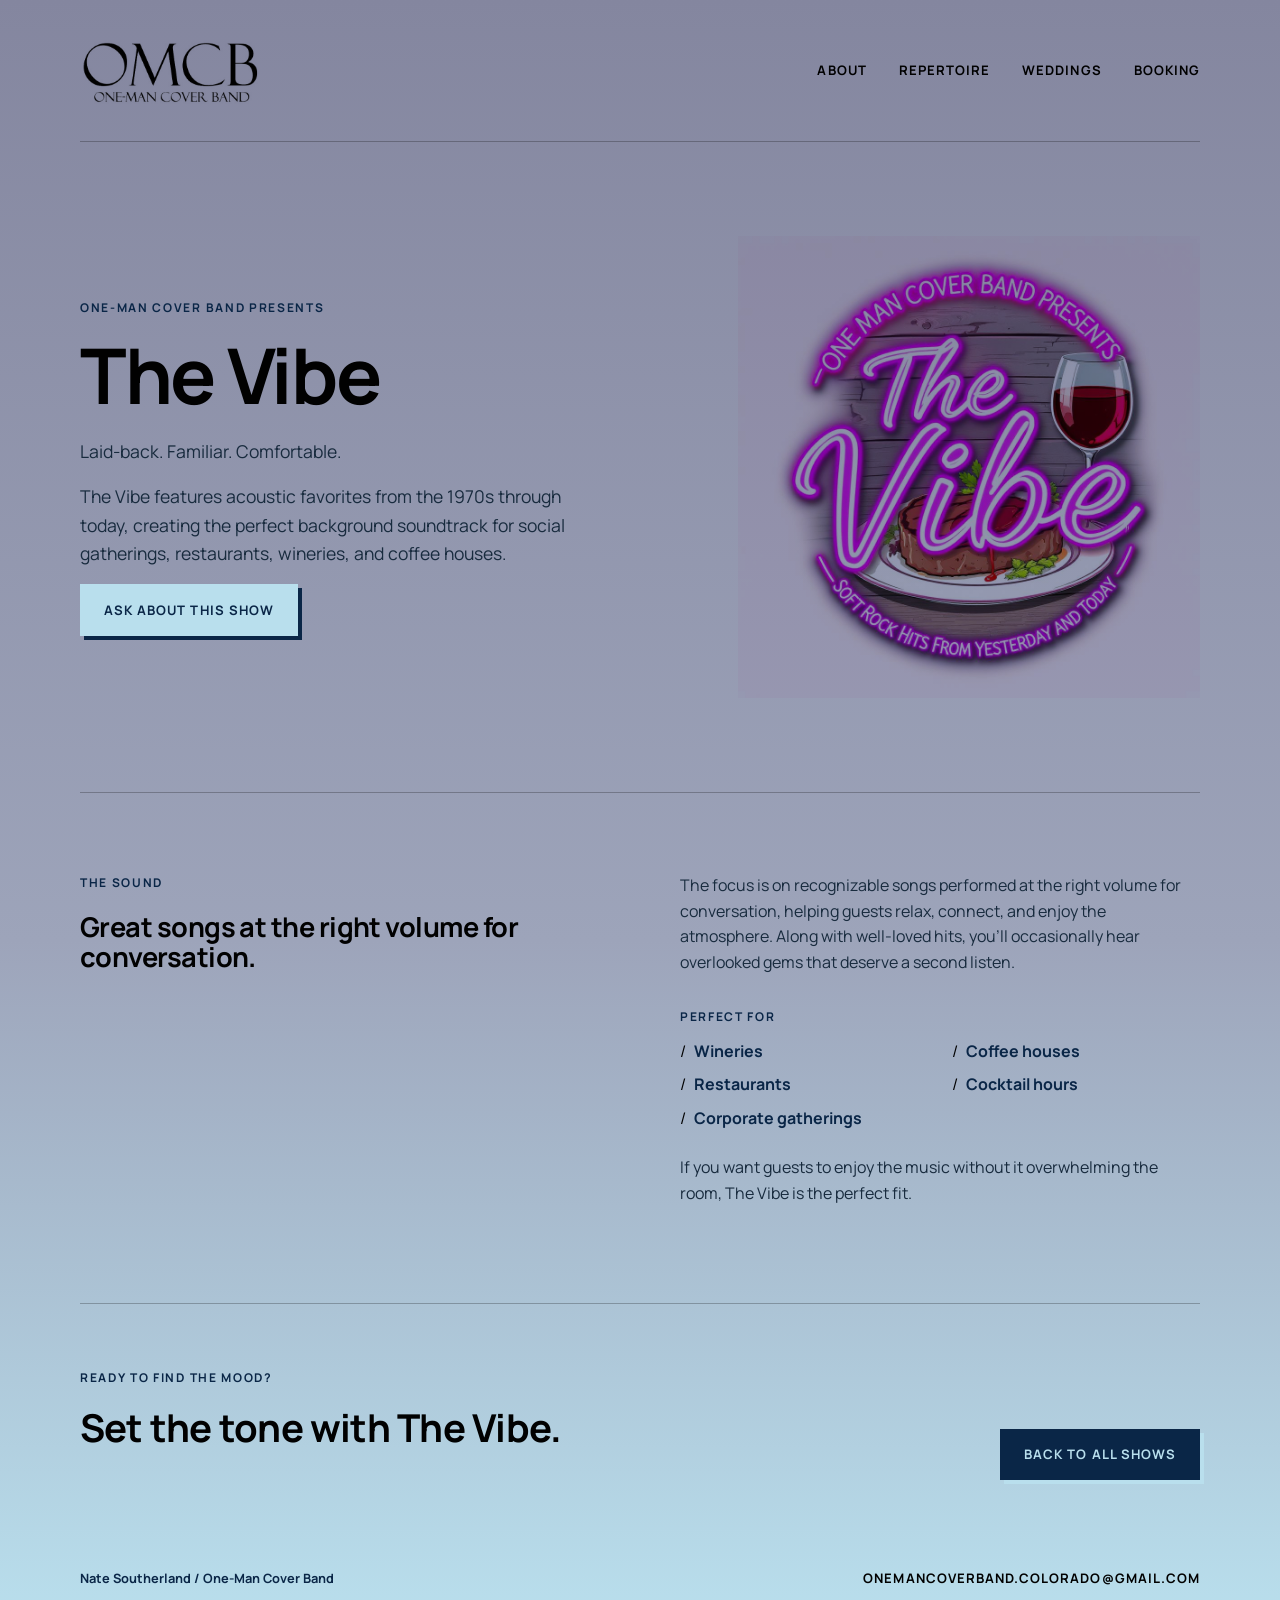
<file: the-vibe.html>
<!doctype html>
<html lang="en">
  <head>
    <meta charset="UTF-8" />
    <meta name="viewport" content="width=device-width, initial-scale=1.0" />
    <title>The Vibe | Nate Southerland / One-Man Cover Band</title>
    <meta name="description" content="The Vibe is a four-hour themed show of soft rock hits from yesterday and today by One-Man Cover Band." />
    <link rel="stylesheet" href="styles.css" />
  </head>
  <body class="show-page">
    <header class="site-header">
      <a class="brand" href="index.html" aria-label="One-Man Cover Band home"><img src="images/27ff8b9e-2ac5-4653-9637-db27f8d497c1_OMCB-Logo---Black-on-White.jpeg" alt="OMCB One-Man Cover Band" /></a>
      <nav class="site-nav" aria-label="Main navigation"><a href="index.html#about">About</a><a href="repertoire.html" aria-current="page">Repertoire</a><a href="weddings.html">Weddings</a><a href="index.html#booking">Booking</a></nav>
    </header>
    <main>
      <section class="show-hero page-width" aria-labelledby="show-title">
        <div class="show-hero-copy"><span class="eyebrow">One-Man Cover Band presents</span><h1 id="show-title">The Vibe</h1><p>Laid-back. Familiar. Comfortable.</p><p>The Vibe features acoustic favorites from the 1970s through today, creating the perfect background soundtrack for social gatherings, restaurants, wineries, and coffee houses.</p><a class="button" href="https://forms.gle/3uvpyEs3WBUSKDXd7">Ask about this show</a></div>
        <img class="show-hero-logo" src="images/OMCB - The Vibe.png" alt="The Vibe logo" />
      </section>
      <section class="show-details page-width"><div><span class="eyebrow">The sound</span><h2>Great songs at the right volume for conversation.</h2></div><div><p>The focus is on recognizable songs performed at the right volume for conversation, helping guests relax, connect, and enjoy the atmosphere. Along with well-loved hits, you'll occasionally hear overlooked gems that deserve a second listen.</p><h3>Perfect for</h3><ul class="audience-list"><li>Wineries</li><li>Coffee houses</li><li>Restaurants</li><li>Cocktail hours</li><li>Corporate gatherings</li></ul><p>If you want guests to enjoy the music without it overwhelming the room, The Vibe is the perfect fit.</p></div></section>
      <section class="show-cta page-width"><div><span class="eyebrow">Ready to find the mood?</span><h2>Set the tone with The Vibe.</h2></div><a class="button button-dark" href="repertoire.html">Back to all shows</a></section>
    </main>
    <footer class="site-footer page-width"><span>Nate Southerland / One-Man Cover Band</span><a href="mailto:onemancoverband.colorado@gmail.com">onemancoverband.colorado@gmail.com</a></footer>
  </body>
</html>
</file>
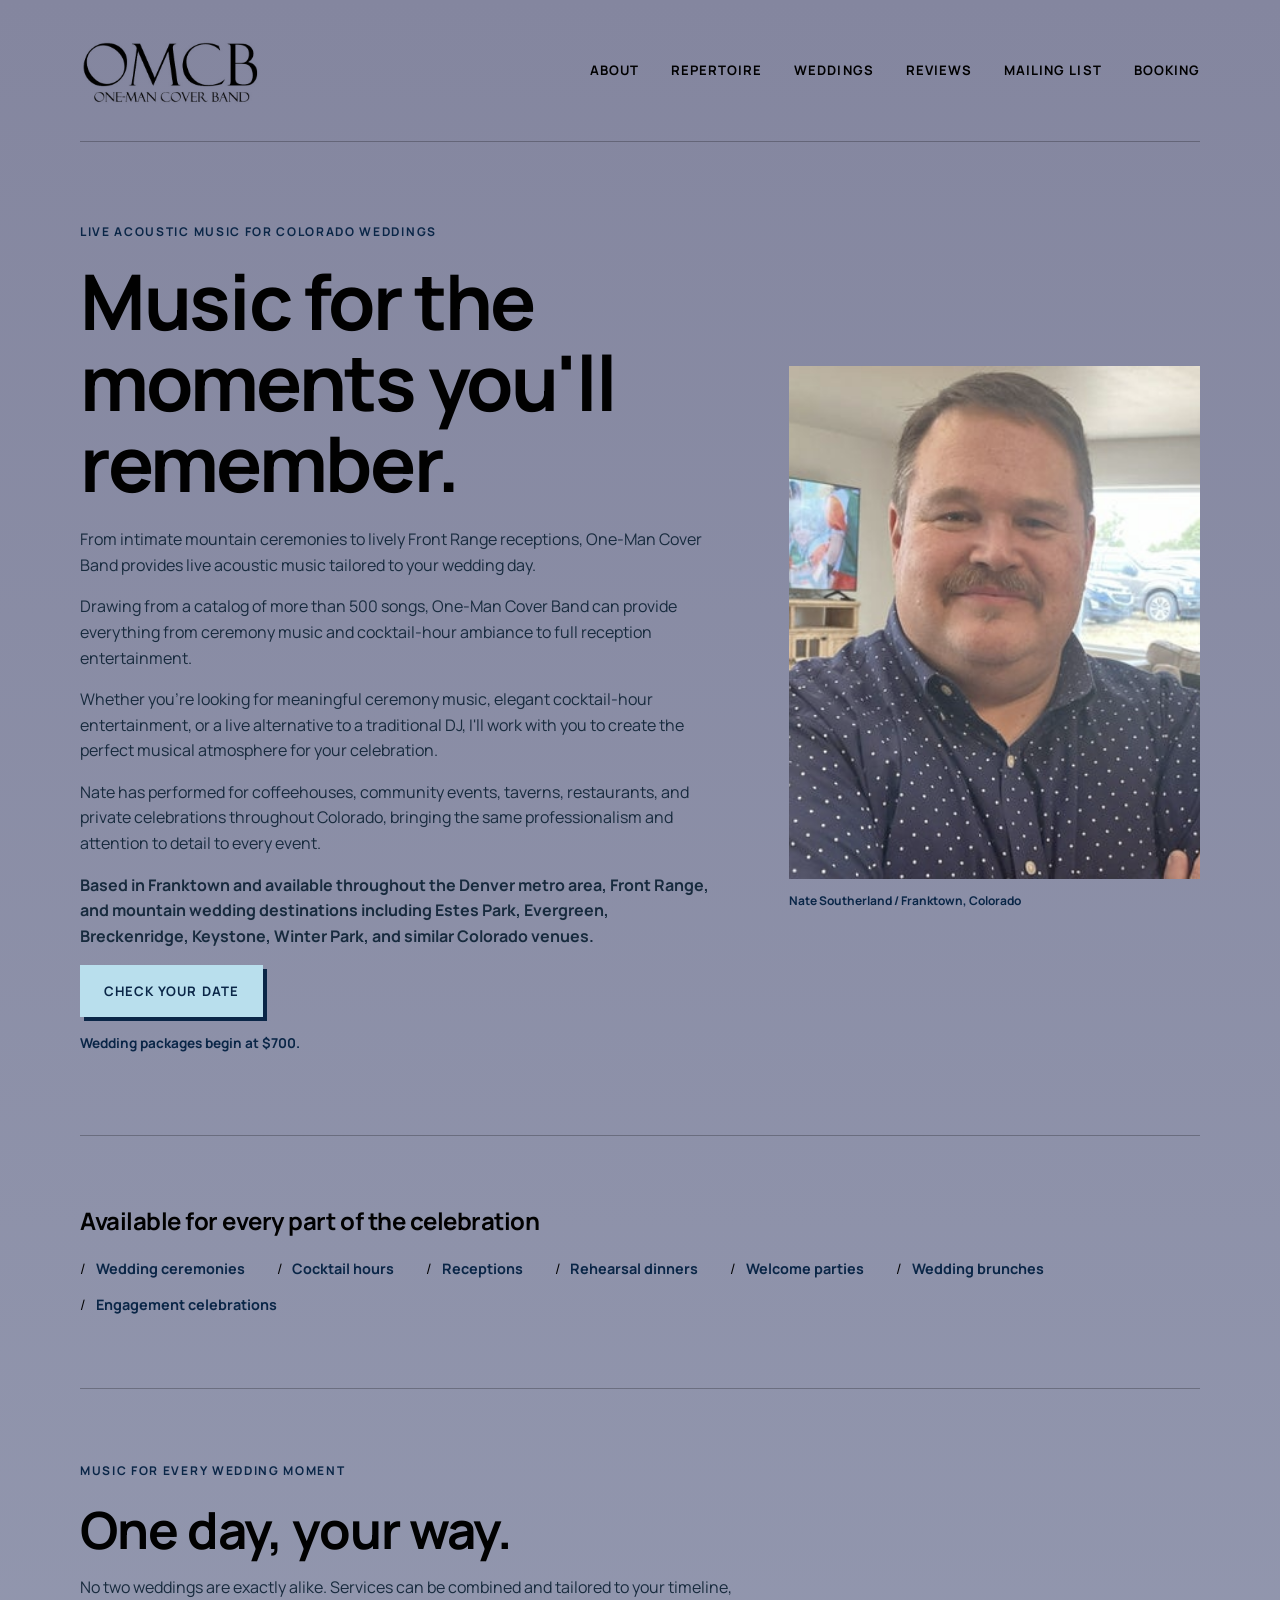
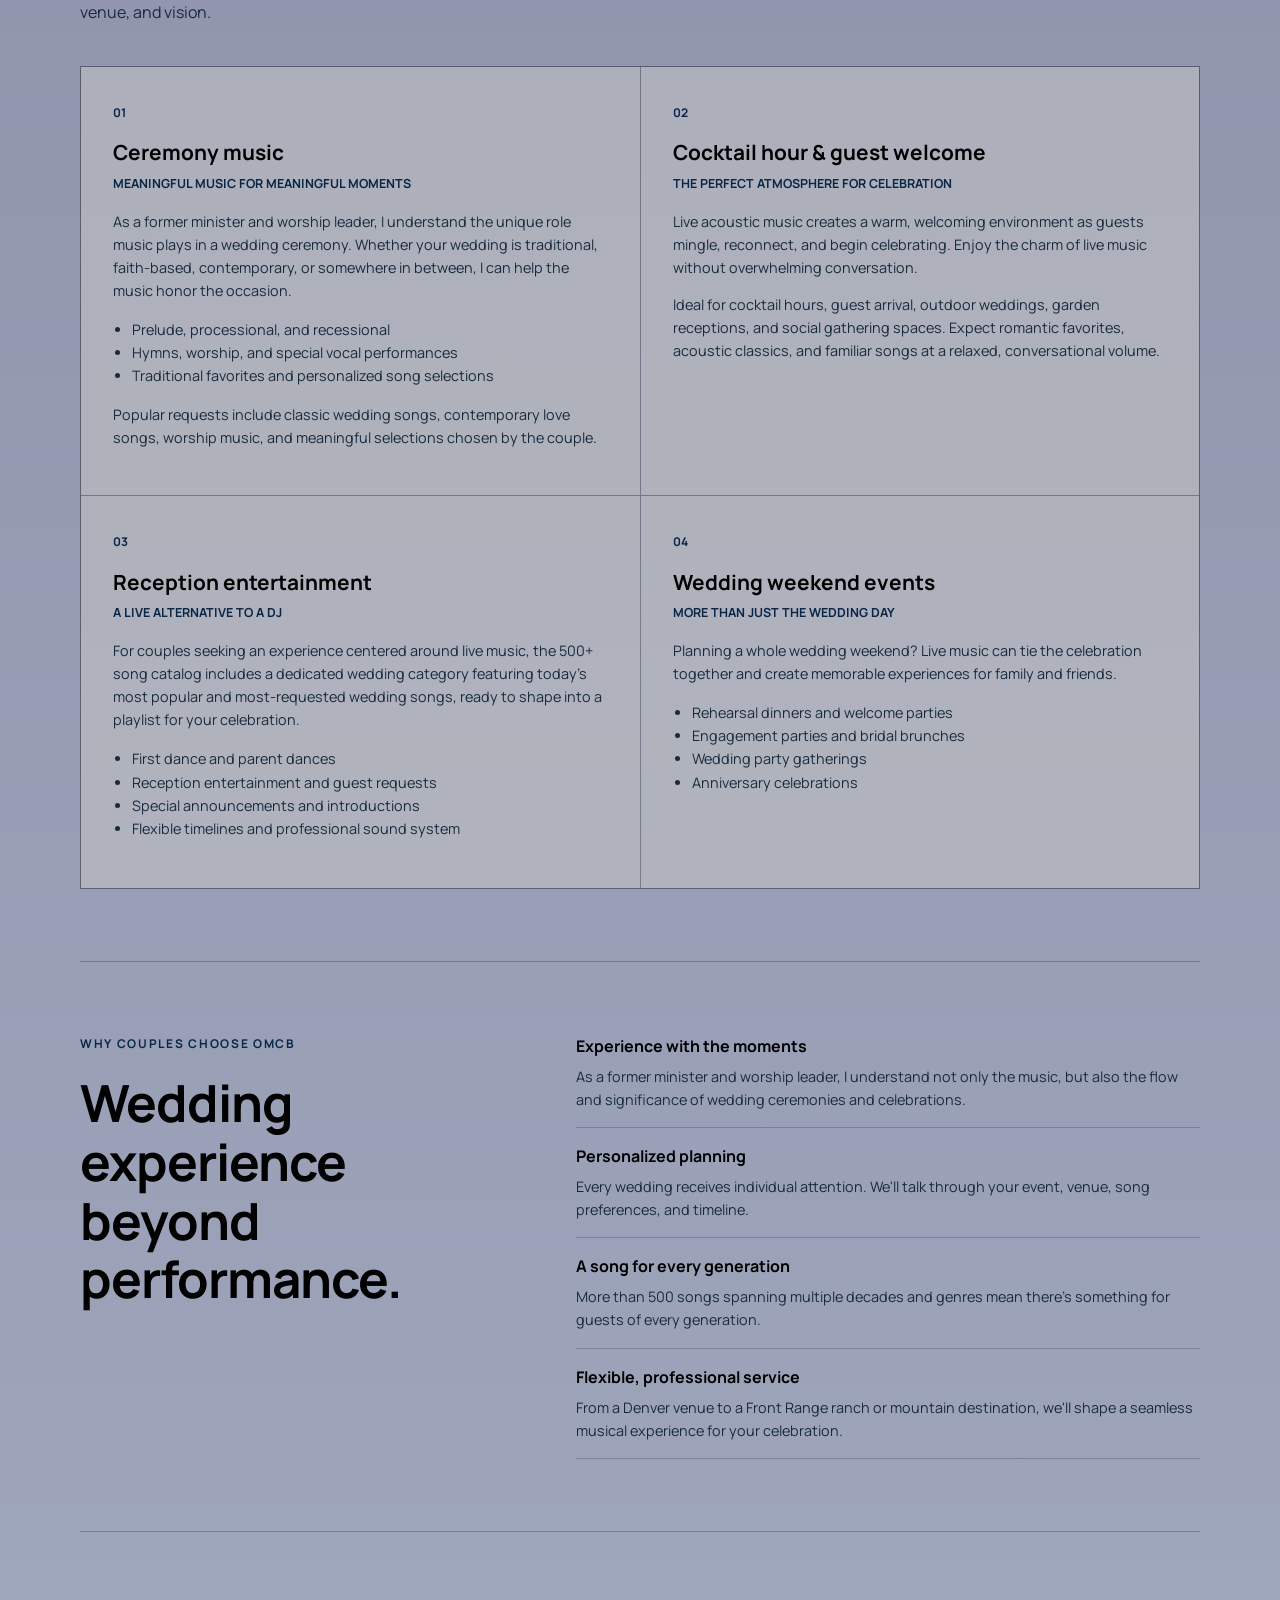
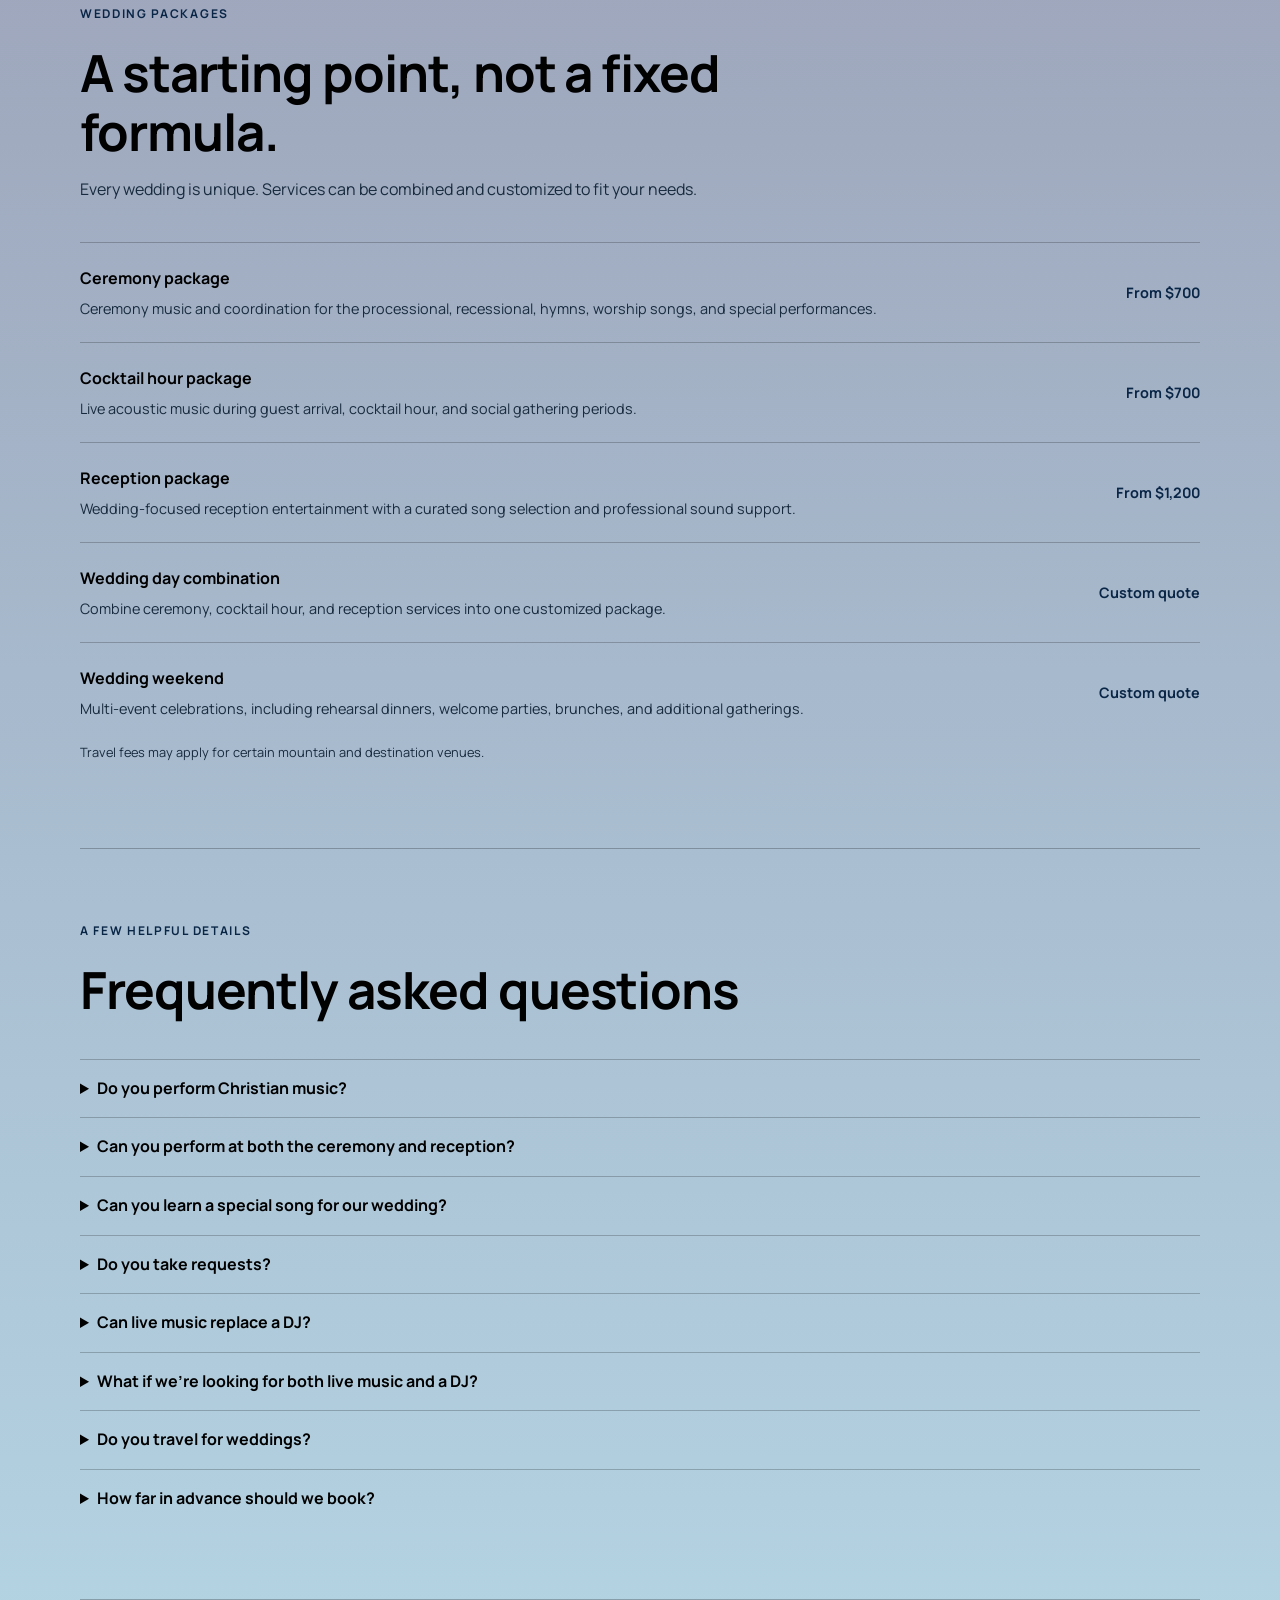
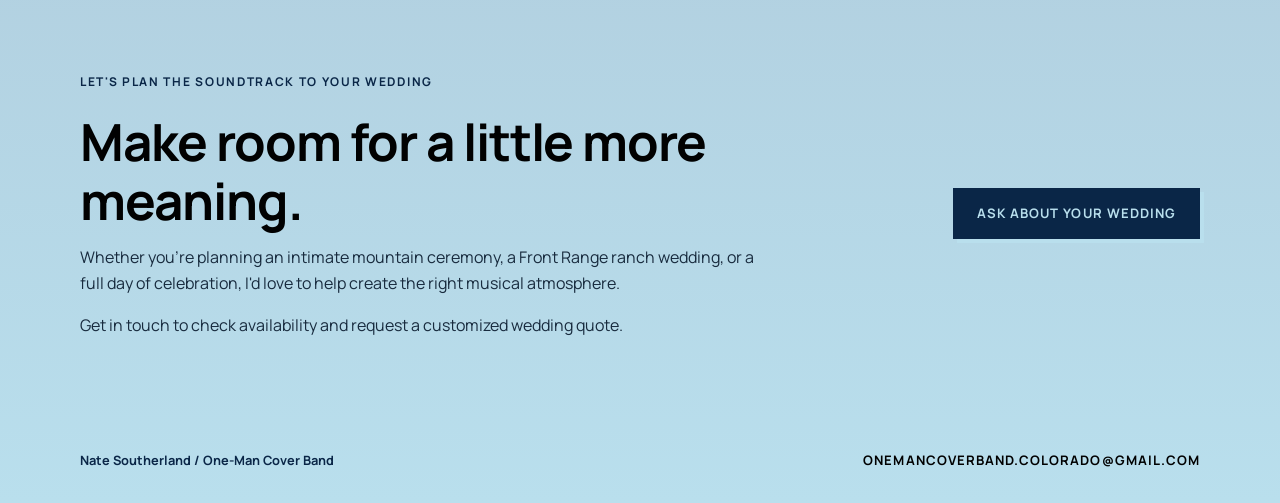
<file: weddings.html>
<!doctype html>
<html lang="en">
  <head>
    <meta charset="UTF-8" />
    <meta name="viewport" content="width=device-width, initial-scale=1.0" />
    <title>Wedding Music in Colorado | One-Man Cover Band</title>
    <meta name="description" content="Live acoustic music for Colorado wedding ceremonies, cocktail hours, receptions, and wedding weekends. Based in Franktown; packages from $700." />
    <link rel="stylesheet" href="styles.css" />
  </head>
  <body class="show-page wedding-page">
    <header class="site-header">
      <a class="brand" href="index.html" aria-label="One-Man Cover Band home"><img src="images/27ff8b9e-2ac5-4653-9637-db27f8d497c1_OMCB-Logo---Black-on-White.jpeg" alt="OMCB One-Man Cover Band" /></a>
      <nav class="site-nav" aria-label="Main navigation"><a href="index.html#about">About</a><a href="repertoire.html">Repertoire</a><a href="weddings.html" aria-current="page">Weddings</a><a href="index.html#reviews">Reviews</a><a href="index.html#newsletter">Mailing List</a><a href="index.html#booking">Booking</a></nav>
    </header>
    <main>
      <section class="wedding-hero page-width" aria-labelledby="page-title">
        <div class="wedding-hero-copy">
          <span class="eyebrow">Live acoustic music for Colorado weddings</span>
          <h1 id="page-title">Music for the moments you'll remember.</h1>
          <p>From intimate mountain ceremonies to lively Front Range receptions, One-Man Cover Band provides live acoustic music tailored to your wedding day.</p>
          <p>Drawing from a catalog of more than 500 songs, One-Man Cover Band can provide everything from ceremony music and cocktail-hour ambiance to full reception entertainment.</p>
          <p>Whether you're looking for meaningful ceremony music, elegant cocktail-hour entertainment, or a live alternative to a traditional DJ, I'll work with you to create the perfect musical atmosphere for your celebration.</p>
          <p>Nate has performed for coffeehouses, community events, taverns, restaurants, and private celebrations throughout Colorado, bringing the same professionalism and attention to detail to every event.</p>
          <p class="wedding-location">Based in Franktown and available throughout the Denver metro area, Front Range, and mountain wedding destinations including Estes Park, Evergreen, Breckenridge, Keystone, Winter Park, and similar Colorado venues.</p>
          <a class="button" href="https://forms.gle/5F3K3v8EBB8FrXPb7">Check your date</a>
          <span class="wedding-starting-price">Wedding packages begin at $700.</span>
        </div>
        <figure class="wedding-portrait">
          <img src="images/f93cc359-b70d-4114-ba22-eb83776fed4e_headshot.jpeg" alt="Nate Southerland, One-Man Cover Band" />
          <figcaption>Nate Southerland / Franktown, Colorado</figcaption>
        </figure>
      </section>

      <section class="wedding-occasions page-width" aria-labelledby="occasions-heading">
        <h2 id="occasions-heading">Available for every part of the celebration</h2>
        <ul class="wedding-occasion-list">
          <li>Wedding ceremonies</li>
          <li>Cocktail hours</li>
          <li>Receptions</li>
          <li>Rehearsal dinners</li>
          <li>Welcome parties</li>
          <li>Wedding brunches</li>
          <li>Engagement celebrations</li>
        </ul>
      </section>

      <section class="wedding-services page-width" aria-labelledby="services-heading">
        <div class="wedding-section-heading">
          <span class="eyebrow">Music for every wedding moment</span>
          <h2 id="services-heading">One day, your way.</h2>
          <p>No two weddings are exactly alike. Services can be combined and tailored to your timeline, venue, and vision.</p>
        </div>
        <div class="wedding-service-grid">
          <article class="wedding-service">
            <span class="wedding-service-number">01</span>
            <h3>Ceremony music</h3>
            <h4>Meaningful music for meaningful moments</h4>
            <p>As a former minister and worship leader, I understand the unique role music plays in a wedding ceremony. Whether your wedding is traditional, faith-based, contemporary, or somewhere in between, I can help the music honor the occasion.</p>
            <ul><li>Prelude, processional, and recessional</li><li>Hymns, worship, and special vocal performances</li><li>Traditional favorites and personalized song selections</li></ul>
            <p>Popular requests include classic wedding songs, contemporary love songs, worship music, and meaningful selections chosen by the couple.</p>
          </article>
          <article class="wedding-service">
            <span class="wedding-service-number">02</span>
            <h3>Cocktail hour &amp; guest welcome</h3>
            <h4>The perfect atmosphere for celebration</h4>
            <p>Live acoustic music creates a warm, welcoming environment as guests mingle, reconnect, and begin celebrating. Enjoy the charm of live music without overwhelming conversation.</p>
            <p>Ideal for cocktail hours, guest arrival, outdoor weddings, garden receptions, and social gathering spaces. Expect romantic favorites, acoustic classics, and familiar songs at a relaxed, conversational volume.</p>
          </article>
          <article class="wedding-service">
            <span class="wedding-service-number">03</span>
            <h3>Reception entertainment</h3>
            <h4>A live alternative to a DJ</h4>
            <p>For couples seeking an experience centered around live music, the 500+ song catalog includes a dedicated wedding category featuring today's most popular and most-requested wedding songs, ready to shape into a playlist for your celebration.</p>
            <ul><li>First dance and parent dances</li><li>Reception entertainment and guest requests</li><li>Special announcements and introductions</li><li>Flexible timelines and professional sound system</li></ul>
          </article>
          <article class="wedding-service">
            <span class="wedding-service-number">04</span>
            <h3>Wedding weekend events</h3>
            <h4>More than just the wedding day</h4>
            <p>Planning a whole wedding weekend? Live music can tie the celebration together and create memorable experiences for family and friends.</p>
            <ul><li>Rehearsal dinners and welcome parties</li><li>Engagement parties and bridal brunches</li><li>Wedding party gatherings</li><li>Anniversary celebrations</li></ul>
          </article>
        </div>
      </section>

      <section class="wedding-why page-width" aria-labelledby="why-heading">
        <div>
          <span class="eyebrow">Why couples choose OMCB</span>
          <h2 id="why-heading">Wedding experience beyond performance.</h2>
        </div>
        <div class="wedding-reasons">
          <article><h3>Experience with the moments</h3><p>As a former minister and worship leader, I understand not only the music, but also the flow and significance of wedding ceremonies and celebrations.</p></article>
          <article><h3>Personalized planning</h3><p>Every wedding receives individual attention. We'll talk through your event, venue, song preferences, and timeline.</p></article>
          <article><h3>A song for every generation</h3><p>More than 500 songs spanning multiple decades and genres mean there's something for guests of every generation.</p></article>
          <article><h3>Flexible, professional service</h3><p>From a Denver venue to a Front Range ranch or mountain destination, we'll shape a seamless musical experience for your celebration.</p></article>
        </div>
      </section>

      <section class="wedding-packages page-width" aria-labelledby="packages-heading">
        <div class="wedding-section-heading">
          <span class="eyebrow">Wedding packages</span>
          <h2 id="packages-heading">A starting point, not a fixed formula.</h2>
          <p>Every wedding is unique. Services can be combined and customized to fit your needs.</p>
        </div>
        <div class="wedding-package-list">
          <article><div><h3>Ceremony package</h3><p>Ceremony music and coordination for the processional, recessional, hymns, worship songs, and special performances.</p></div><strong>From $700</strong></article>
          <article><div><h3>Cocktail hour package</h3><p>Live acoustic music during guest arrival, cocktail hour, and social gathering periods.</p></div><strong>From $700</strong></article>
          <article><div><h3>Reception package</h3><p>Wedding-focused reception entertainment with a curated song selection and professional sound support.</p></div><strong>From $1,200</strong></article>
          <article><div><h3>Wedding day combination</h3><p>Combine ceremony, cocktail hour, and reception services into one customized package.</p></div><strong>Custom quote</strong></article>
          <article><div><h3>Wedding weekend</h3><p>Multi-event celebrations, including rehearsal dinners, welcome parties, brunches, and additional gatherings.</p></div><strong>Custom quote</strong></article>
        </div>
        <p class="wedding-travel-note">Travel fees may apply for certain mountain and destination venues.</p>
      </section>

      <section class="wedding-faq page-width" aria-labelledby="faq-heading">
        <div class="wedding-section-heading">
          <span class="eyebrow">A few helpful details</span>
          <h2 id="faq-heading">Frequently asked questions</h2>
        </div>
        <div class="wedding-faq-list">
          <details><summary>Do you perform Christian music?</summary><p>Yes. As a former worship leader, I can perform hymns, worship songs, and other faith-based music when requested.</p></details>
          <details><summary>Can you perform at both the ceremony and reception?</summary><p>Absolutely. Many couples combine multiple services into a customized wedding-day package.</p></details>
          <details><summary>Can you learn a special song for our wedding?</summary><p>Often, yes. If a particular song is important to your celebration, let me know and we'll discuss whether it can be incorporated.</p></details>
          <details><summary>Do you take requests?</summary><p>When appropriate, yes. With a repertoire of more than 500 songs, I can often accommodate guest requests throughout the event.</p></details>
          <details><summary>Can live music replace a DJ?</summary><p>For many weddings, yes. Some couples choose a live acoustic experience instead of a traditional DJ. We can discuss whether that approach fits your reception.</p></details>
          <details><summary>What if we're looking for both live music and a DJ?</summary><p>Many couples hire live music for the ceremony or cocktail hour and then transition to a DJ later in the evening. Services can be customized to fit the flow of your celebration.</p></details>
          <details><summary>Do you travel for weddings?</summary><p>Yes. I'm available throughout the Denver metro area, Front Range communities, and Colorado mountain destinations. Travel fees may apply depending on venue location and event requirements.</p></details>
          <details><summary>How far in advance should we book?</summary><p>Popular dates can fill quickly, especially during Colorado's peak wedding season. Reach out as soon as possible to check availability and begin planning.</p></details>
        </div>
      </section>

      <section class="wedding-cta page-width">
        <div>
          <span class="eyebrow">Let's plan the soundtrack to your wedding</span>
          <h2>Make room for a little more meaning.</h2>
          <p>Whether you're planning an intimate mountain ceremony, a Front Range ranch wedding, or a full day of celebration, I'd love to help create the right musical atmosphere.</p>
          <p>Get in touch to check availability and request a customized wedding quote.</p>
        </div>
        <a class="button button-dark" href="https://forms.gle/5F3K3v8EBB8FrXPb7">Ask about your wedding</a>
      </section>
    </main>
    <footer class="site-footer page-width"><span>Nate Southerland / One-Man Cover Band</span><a href="mailto:onemancoverband.colorado@gmail.com">onemancoverband.colorado@gmail.com</a></footer>
  </body>
</html>
</file>
<file: styles.css>
@import url("https://fonts.googleapis.com/css2?family=Manrope:wght@500;600;700&display=swap");

:root {
  color-scheme: light;
  --bg: #84869f;
  --surface: rgba(255, 255, 255, 0.82);
  --text: #010101;
  --muted: #182b3e;
  --brand: #b9dfed;
  --brand-text: #0a2647;
  --border: rgba(255, 255, 255, 0.55);
}

* {
  box-sizing: border-box;
}

body {
  margin: 0;
  font-family: "Manrope", "Segoe UI", Arial, sans-serif;
  background: linear-gradient(180deg, #84869f 0%, #9da4ba 58%, #b9dfed 100%);
  color: var(--text);
  line-height: 1.6;
}

.page-width,
.site-header {
  width: min(1120px, calc(100% - 3rem));
  margin: 0 auto;
}

.site-header {
  display: flex;
  align-items: center;
  justify-content: space-between;
  padding: 1.25rem 0;
  border-bottom: 1px solid rgba(1, 1, 1, 0.25);
}

.brand img {
  display: block;
  width: 180px;
  mix-blend-mode: multiply;
}

.site-nav {
  display: flex;
  gap: 2rem;
}

.site-nav a,
.site-footer a {
  color: var(--text);
  font-size: 0.82rem;
  font-weight: 700;
  text-decoration: none;
  text-transform: uppercase;
  letter-spacing: 0.08em;
}

.site-nav a:hover,
.site-nav a:focus-visible,
.site-footer a:hover,
.site-footer a:focus-visible {
  color: var(--brand-text);
}

.hero {
  display: grid;
  grid-template-columns: minmax(0, 1.5fr) minmax(260px, 0.8fr);
  align-items: end;
  gap: 4rem;
  min-height: 600px;
  padding-top: 7rem;
  padding-bottom: 6rem;
}

.hero-copy {
  max-width: 700px;
}

.eyebrow {
  display: block;
  margin-bottom: 1.25rem;
  color: var(--brand-text);
  font-size: 0.75rem;
  font-weight: 700;
  letter-spacing: 0.14em;
  text-transform: uppercase;
}

h1,
h2,
p {
  margin-top: 0;
}

h1 {
  max-width: 760px;
  margin-bottom: 1.5rem;
  font-size: clamp(3rem, 7vw, 6.5rem);
  font-weight: 700;
  letter-spacing: -0.03em;
  line-height: 0.98;
}

h2 {
  font-size: clamp(1.7rem, 3vw, 3rem);
  line-height: 1.08;
  letter-spacing: -0.02em;
}

.hero-lead {
  max-width: 570px;
  margin-bottom: 2rem;
  color: var(--muted);
  font-size: 1.15rem;
}

.hero-mark {
  display: grid;
  grid-template-columns: 1fr 1fr;
  gap: 0.5rem;
  transform: rotate(-7deg);
}

.hero-mark span {
  padding: 1.3rem 1rem;
  border: 1px solid rgba(1, 1, 1, 0.35);
  color: var(--brand-text);
  font-size: clamp(1rem, 2vw, 1.35rem);
  font-weight: 700;
  text-align: center;
  text-transform: uppercase;
}

.hero-mark span:nth-child(2),
.hero-mark span:nth-child(3) {
  background: var(--brand);
}

.button {
  display: inline-block;
  padding: 0.95rem 1.5rem;
  background: var(--brand);
  color: var(--brand-text);
  font-size: 0.82rem;
  font-weight: 700;
  text-decoration: none;
  text-transform: uppercase;
  letter-spacing: 0.08em;
  box-shadow: 4px 4px 0 var(--brand-text);
  transition: transform 160ms ease, box-shadow 160ms ease;
}

.button:hover,
.button:focus-visible {
  transform: translate(3px, 3px);
  box-shadow: 1px 1px 0 var(--brand-text);
}

.button-dark {
  background: var(--brand-text);
  color: var(--brand);
  box-shadow: 4px 4px 0 var(--brand);
}

.intro,
.about,
.repertoire,
.booking {
  border-top: 1px solid rgba(1, 1, 1, 0.25);
}

.intro {
  display: grid;
  grid-template-columns: 1fr 1fr;
  gap: 5rem;
  padding-top: 5rem;
  padding-bottom: 5rem;
}

.intro h2,
.about h2,
.repertoire h2,
.booking h2 {
  margin-bottom: 1.2rem;
}

.intro-text,
.about-copy p,
.booking p {
  color: var(--muted);
}

.video-grid {
  grid-column: 1 / -1;
  display: grid;
  grid-template-columns: 1.2fr 0.9fr 0.9fr;
  gap: 1.5rem;
  margin-top: 3rem;
  align-items: start;
}

.video-wrapper {
  position: relative;
  width: 100%;
  border-radius: 12px;
  overflow: hidden;
  box-shadow: 0 4px 16px rgba(0, 0, 0, 0.12);
  background: #000;
}

.video-wrapper iframe {
  display: block;
  width: 100%;
  height: 100%;
  border: 0;
}

.video-wrapper.aspect-16-9 {
  aspect-ratio: 16 / 9;
}

.video-wrapper.aspect-9-16 {
  aspect-ratio: 9 / 16;
  max-width: 280px;
  margin: 0 auto;
}

.features {
  display: grid;
  grid-template-columns: repeat(3, 1fr);
  border-top: 1px solid rgba(1, 1, 1, 0.25);
  border-bottom: 1px solid rgba(1, 1, 1, 0.25);
}

.feature {
  min-height: 270px;
  padding: 2rem;
  border-right: 1px solid rgba(1, 1, 1, 0.25);
}

.feature:first-child {
  padding-left: 0;
}

.feature:last-child {
  border-right: 0;
}

.feature-accent {
  background: rgba(185, 223, 237, 0.5);
}

.feature-number {
  display: block;
  margin-bottom: 4rem;
  color: var(--brand-text);
  font-size: 0.75rem;
  font-weight: 700;
}

.feature h2 {
  margin-bottom: 1rem;
  font-size: 1.35rem;
}

.feature p {
  margin-bottom: 0;
  color: var(--muted);
  font-size: 0.95rem;
}

.about {
  display: grid;
  grid-template-columns: 0.8fr 1.2fr;
  align-items: center;
  gap: 6rem;
  padding-top: 6rem;
  padding-bottom: 6rem;
}

.about-image-wrap {
  padding: 1rem;
  background: var(--brand);
  transform: rotate(-3deg);
}

.about-image {
  display: block;
  width: 100%;
  aspect-ratio: 1;
  object-fit: cover;
}

.repertoire {
  display: grid;
  grid-template-columns: 1fr 1fr;
  align-items: start;
  gap: 4rem;
  padding-top: 5rem;
  padding-bottom: 5rem;
}

.reviews {
  display: grid;
  grid-template-columns: 1fr 1fr;
  gap: 5rem;
  padding-top: 5rem;
  padding-bottom: 5rem;
  border-top: 1px solid rgba(1, 1, 1, 0.25);
}

.reviews h2 {
  margin-bottom: 0;
}

.reviews-empty {
  align-self: end;
  padding: 1.5rem 0 0 1.5rem;
  border-left: 3px solid var(--brand-text);
}

.reviews-empty p {
  max-width: 34rem;
  margin-bottom: 0;
  color: var(--muted);
}

.reviews-heading {
  margin-bottom: 2rem;
}

.reviews-panel {
  align-self: start;
}

.review-quote {
  margin: 0;
  padding: 1.5rem 0 0 1.5rem;
  border-left: 3px solid var(--brand-text);
}

.review-quote p {
  max-width: 34rem;
  margin-bottom: 1rem;
  font-size: clamp(1.1rem, 2vw, 1.4rem);
  font-style: italic;
  color: var(--text);
}

.review-quote footer {
  color: var(--muted);
  font-size: 0.95rem;
}

.reviews-cta {
  max-width: 34rem;
  margin: 0 0 1rem;
  color: var(--muted);
}

.genre-list {
  color: var(--brand-text);
  font-size: clamp(1.3rem, 3vw, 2.2rem);
  font-weight: 700;
  line-height: 1.5;
}

.genre-list span {
  color: var(--text);
  font-weight: 400;
}

.repertoire-blurb {
  margin: 0.75rem 0 1rem;
  color: var(--muted);
  font-size: 1.05rem;
}

.text-link {
  display: inline-block;
  margin-top: 0.75rem;
  color: var(--brand-text);
  font-size: 0.82rem;
  font-weight: 700;
  text-decoration: none;
  text-transform: uppercase;
  letter-spacing: 0.08em;
}

.text-link span {
  display: inline-block;
  margin-left: 0.35rem;
  transition: transform 160ms ease;
}

.text-link:hover span,
.text-link:focus-visible span {
  transform: translateX(4px);
}

.collection-hero {
  max-width: 760px;
  padding-top: 7rem;
  padding-bottom: 5rem;
}

.collection-hero h1 {
  font-size: clamp(3rem, 7vw, 6rem);
}

.collection-hero p {
  max-width: 650px;
  color: var(--muted);
  font-size: 1.15rem;
}

.show-grid {
  display: grid;
  grid-template-columns: repeat(2, 1fr);
  gap: 1px;
  background: rgba(1, 1, 1, 0.25);
  border-top: 1px solid rgba(1, 1, 1, 0.25);
  border-bottom: 1px solid rgba(1, 1, 1, 0.25);
}

.show-card {
  display: flex;
  min-height: 520px;
  flex-direction: column;
  padding: 2rem;
  background: rgba(255, 255, 255, 0.2);
  color: var(--text);
  text-decoration: none;
  transition: background 180ms ease;
}

.show-card:hover,
.show-card:focus-visible {
  background: rgba(185, 223, 237, 0.58);
}

.show-card:nth-child(2),
.show-card:nth-child(3) {
  background: rgba(185, 223, 237, 0.34);
}

.show-card:nth-child(2):hover,
.show-card:nth-child(3):hover,
.show-card:nth-child(2):focus-visible,
.show-card:nth-child(3):focus-visible {
  background: rgba(255, 255, 255, 0.42);
}

.show-card-number {
  color: var(--brand-text);
  font-size: 0.75rem;
  font-weight: 700;
}

.show-card-logo {
  display: block;
  width: min(100%, 360px);
  height: 290px;
  margin: 1rem auto 1.25rem;
  object-fit: contain;
  mix-blend-mode: multiply;
}

.show-card h2 {
  margin: auto 0 0.75rem;
  font-size: 1.5rem;
}

.show-card p {
  max-width: 34rem;
  margin-bottom: 0;
  color: var(--muted);
}

.show-card-arrow {
  align-self: flex-end;
  margin-top: 1.5rem;
  color: var(--brand-text);
  font-size: 1.5rem;
}

.custom-show-card {
  background: var(--brand-text);
  color: var(--brand);
}

.custom-show-card:hover,
.custom-show-card:focus-visible {
  background: #12395c;
}

.custom-show-card .show-card-number,
.custom-show-card .show-card-arrow,
.custom-show-card p {
  color: var(--brand);
}

.custom-show-mark {
  display: grid;
  width: min(100%, 360px);
  margin: 1rem auto 1.25rem;
  transform: rotate(-4deg);
}

.custom-show-mark span {
  padding: 0.6rem 1rem;
  border: 1px solid var(--brand);
  color: var(--brand);
  font-size: clamp(1.7rem, 4vw, 2.6rem);
  font-weight: 700;
  line-height: 1;
  text-align: center;
  text-transform: uppercase;
}

.custom-show-mark span:nth-child(2) {
  margin: -1px 1.5rem;
  background: var(--brand);
  color: var(--brand-text);
}

.custom-show-card h2 {
  color: var(--brand);
}

.best-of-show-card {
  background: rgba(255, 255, 255, 0.55);
}

.best-of-show-card:hover,
.best-of-show-card:focus-visible {
  background: rgba(185, 223, 237, 0.7);
}

.best-of-show-logo {
  filter: saturate(0.9);
}

.best-of-hero-logo {
  max-height: 560px;
  mix-blend-mode: multiply;
}

.show-page .site-header {
  margin-bottom: 0;
}

.show-hero {
  display: grid;
  grid-template-columns: minmax(0, 1fr) minmax(300px, 0.8fr);
  align-items: center;
  gap: 5rem;
  min-height: 650px;
  padding-top: 5rem;
  padding-bottom: 5rem;
}

.show-hero-logo {
  display: block;
  width: 100%;
  max-height: 560px;
  object-fit: contain;
  mix-blend-mode: multiply;
}

.show-hero-copy h1 {
  margin-bottom: 1.5rem;
  font-size: clamp(3rem, 6vw, 6rem);
}

.show-hero-copy p {
  max-width: 520px;
  color: var(--muted);
  font-size: 1.1rem;
}

.show-details {
  display: grid;
  grid-template-columns: 1fr 1fr;
  gap: 5rem;
  padding-top: 5rem;
  padding-bottom: 5rem;
  border-top: 1px solid rgba(1, 1, 1, 0.25);
}

.show-details h2 {
  margin-bottom: 1rem;
  font-size: 1.7rem;
}

.show-details h3 {
  margin: 2rem 0 0.75rem;
  color: var(--brand-text);
  font-size: 0.75rem;
  letter-spacing: 0.14em;
  text-transform: uppercase;
}

.show-details p {
  color: var(--muted);
}

.audience-list {
  display: grid;
  grid-template-columns: 1fr 1fr;
  gap: 0.5rem 1.5rem;
  margin: 0 0 1.5rem;
  padding: 0;
  color: var(--brand-text);
  font-weight: 700;
  list-style: none;
}

.audience-list li::before {
  content: "/";
  margin-right: 0.5rem;
  color: var(--text);
  font-weight: 400;
}

.show-cta {
  display: flex;
  align-items: end;
  justify-content: space-between;
  gap: 2rem;
  padding-top: 4rem;
  padding-bottom: 4rem;
  border-top: 1px solid rgba(1, 1, 1, 0.25);
}

.wedding-hero {
  display: grid;
  grid-template-columns: minmax(0, 1.15fr) minmax(280px, 0.75fr);
  align-items: center;
  gap: 5rem;
  padding-top: 5rem;
  padding-bottom: 5rem;
}

.wedding-hero-copy h1 {
  max-width: 740px;
  margin: 0.75rem 0 1.5rem;
  font-size: clamp(3rem, 6vw, 5.8rem);
  line-height: 1.05;
}

.wedding-hero-copy p,
.wedding-section-heading p,
.wedding-reasons p,
.wedding-package-list p,
.wedding-cta p {
  color: var(--muted);
}

.wedding-location {
  font-weight: 700;
}

.wedding-starting-price {
  display: block;
  margin-top: 1rem;
  color: var(--brand-text);
  font-size: 0.85rem;
  font-weight: 700;
}

.wedding-portrait {
  margin: 0;
}

.wedding-portrait img {
  display: block;
  width: 100%;
  max-height: 530px;
  aspect-ratio: 4 / 5;
  object-fit: cover;
  object-position: center 30%;
  filter: saturate(0.78);
}

.wedding-portrait figcaption {
  margin-top: 0.75rem;
  color: var(--brand-text);
  font-size: 0.75rem;
  font-weight: 700;
}

.wedding-occasions,
.wedding-services,
.wedding-why,
.wedding-packages,
.wedding-faq,
.wedding-cta {
  padding-top: 4.5rem;
  padding-bottom: 4.5rem;
  border-top: 1px solid rgba(1, 1, 1, 0.25);
}

.wedding-occasions h2 {
  margin-bottom: 1.5rem;
  font-size: 1.5rem;
}

.wedding-occasion-list {
  display: flex;
  flex-wrap: wrap;
  gap: 0.75rem 2rem;
  margin: 0;
  padding: 0;
  color: var(--brand-text);
  font-size: 0.9rem;
  font-weight: 700;
  list-style: none;
}

.wedding-occasion-list li::before {
  content: "/";
  margin-right: 0.6rem;
  color: var(--text);
  font-weight: 400;
}

.wedding-section-heading {
  max-width: 700px;
  margin-bottom: 2.5rem;
}

.wedding-section-heading h2,
.wedding-why h2,
.wedding-cta h2 {
  margin: 0.5rem 0 1rem;
  font-size: clamp(2rem, 4vw, 3.4rem);
  line-height: 1.15;
}

.wedding-service-grid {
  display: grid;
  grid-template-columns: repeat(2, minmax(0, 1fr));
  gap: 1px;
  background: rgba(1, 1, 1, 0.22);
  border: 1px solid rgba(1, 1, 1, 0.22);
}

.wedding-service {
  padding: 2rem;
  background: rgba(255, 255, 255, 0.42);
}

.wedding-service-number {
  color: var(--brand-text);
  font-size: 0.75rem;
  font-weight: 700;
}

.wedding-service h3 {
  margin: 0.75rem 0 0.25rem;
  font-size: 1.3rem;
}

.wedding-service h4 {
  margin: 0 0 1rem;
  color: var(--brand-text);
  font-size: 0.78rem;
  text-transform: uppercase;
}

.wedding-service p,
.wedding-service li {
  color: var(--muted);
  font-size: 0.9rem;
}

.wedding-service ul {
  padding-left: 1.2rem;
}

.wedding-why {
  display: grid;
  grid-template-columns: 0.8fr 1.2fr;
  gap: 5rem;
}

.wedding-reasons article {
  padding: 1rem 0;
  border-bottom: 1px solid rgba(1, 1, 1, 0.2);
}

.wedding-reasons article:first-child {
  padding-top: 0;
}

.wedding-reasons h3,
.wedding-package-list h3 {
  margin: 0 0 0.35rem;
  font-size: 1rem;
}

.wedding-reasons p,
.wedding-package-list p {
  margin: 0;
  font-size: 0.9rem;
}

.wedding-package-list article {
  display: grid;
  grid-template-columns: 1fr auto;
  align-items: center;
  gap: 2rem;
  padding: 1.4rem 0;
  border-top: 1px solid rgba(1, 1, 1, 0.22);
}

.wedding-package-list strong {
  color: var(--brand-text);
  font-size: 0.9rem;
  text-align: right;
}

.wedding-travel-note {
  color: var(--muted);
  font-size: 0.8rem;
}

.wedding-faq-list details {
  border-top: 1px solid rgba(1, 1, 1, 0.22);
}

.wedding-faq-list summary {
  padding: 1rem 0;
  color: var(--text);
  font-weight: 700;
  cursor: pointer;
}

.wedding-faq-list details p {
  max-width: 760px;
  margin: 0 0 1.25rem;
  color: var(--muted);
}

.wedding-cta {
  display: flex;
  align-items: center;
  justify-content: space-between;
  gap: 3rem;
}

.wedding-cta > div {
  max-width: 700px;
}

.newsletter,
.booking {
  display: flex;
  align-items: end;
  justify-content: space-between;
  gap: 2rem;
  padding-top: 5rem;
  padding-bottom: 5rem;
  border-top: 1px solid rgba(1, 1, 1, 0.25);
}

.newsletter h2,
.booking h2 {
  margin-bottom: 0.75rem;
}

.newsletter p,
.booking p {
  margin-bottom: 0;
}

.site-footer {
  display: flex;
  justify-content: space-between;
  gap: 2rem;
  padding-top: 1.5rem;
  padding-bottom: 2rem;
  font-size: 0.8rem;
}

.site-footer span {
  color: var(--brand-text);
  font-weight: 700;
}

@media (max-width: 640px) {
  .page-width,
  .site-header {
    width: min(100% - 2rem, 1120px);
  }

  .site-header {
    align-items: flex-start;
  }

  .brand img {
    width: 140px;
  }

  .site-nav {
    gap: 0.8rem;
    flex-direction: column;
    align-items: flex-end;
  }

  .site-nav a {
    font-size: 0.68rem;
  }

  .hero {
    display: block;
    min-height: auto;
    padding-top: 5rem;
    padding-bottom: 5rem;
  }

  h1 {
    font-size: clamp(3rem, 15vw, 5rem);
  }

  .hero-mark {
    max-width: 280px;
    margin: 4rem auto 0;
  }

  .intro,
  .about,
  .repertoire,
  .reviews,
  .show-details {
    display: block;
    padding-top: 4rem;
    padding-bottom: 4rem;
  }

  .intro-text {
    margin-top: 2rem;
  }

  .video-grid {
    grid-template-columns: 1fr;
    gap: 2rem;
    margin-top: 2.5rem;
  }

  .video-wrapper.aspect-9-16 {
    max-width: 300px;
  }

  .reviews-empty,
  .reviews-panel {
    margin-top: 2rem;
  }

  .features {
    display: block;
  }

  .feature,
  .feature:first-child {
    min-height: auto;
    padding: 1.75rem 0;
    border-right: 0;
    border-bottom: 1px solid rgba(1, 1, 1, 0.25);
  }

  .feature:last-child {
    border-bottom: 0;
  }

  .feature-number {
    margin-bottom: 2rem;
  }

  .about-image-wrap {
    max-width: 300px;
    margin: 0 auto 3rem;
  }

  .newsletter,
  .booking,
  .site-footer {
    display: block;
  }

  .newsletter .button,
  .booking .button {
    margin-top: 2rem;
  }

  .site-footer a {
    display: inline-block;
    margin-top: 1rem;
    font-size: 0.68rem;
  }

  .collection-hero {
    padding-top: 5rem;
    padding-bottom: 4rem;
  }

  .show-grid {
    display: block;
  }

  .show-card {
    min-height: 460px;
  }

  .show-hero {
    display: flex;
    min-height: auto;
    flex-direction: column-reverse;
    align-items: stretch;
    gap: 2rem;
    padding-top: 4rem;
    padding-bottom: 4rem;
  }

  .show-hero-logo {
    max-height: 340px;
  }

  .wedding-hero {
    grid-template-columns: 1fr;
    gap: 2.5rem;
    padding-top: 4rem;
    padding-bottom: 4rem;
  }

  .wedding-portrait {
    max-width: 360px;
  }

  .wedding-occasions,
  .wedding-services,
  .wedding-why,
  .wedding-packages,
  .wedding-faq,
  .wedding-cta {
    padding-top: 3rem;
    padding-bottom: 3rem;
  }

  .wedding-service-grid,
  .wedding-why {
    grid-template-columns: 1fr;
    gap: 1px;
  }

  .wedding-why {
    gap: 2rem;
  }

  .wedding-service {
    padding: 1.5rem;
  }

  .wedding-package-list article {
    grid-template-columns: 1fr;
    gap: 0.5rem;
  }

  .wedding-package-list strong {
    text-align: left;
  }

  .wedding-cta {
    display: block;
  }

  .wedding-cta .button {
    margin-top: 1rem;
  }

  .show-cta {
    display: block;
  }

  .show-cta .button {
    margin-top: 1.5rem;
  }

  .audience-list {
    grid-template-columns: 1fr;
  }
}
</file>
